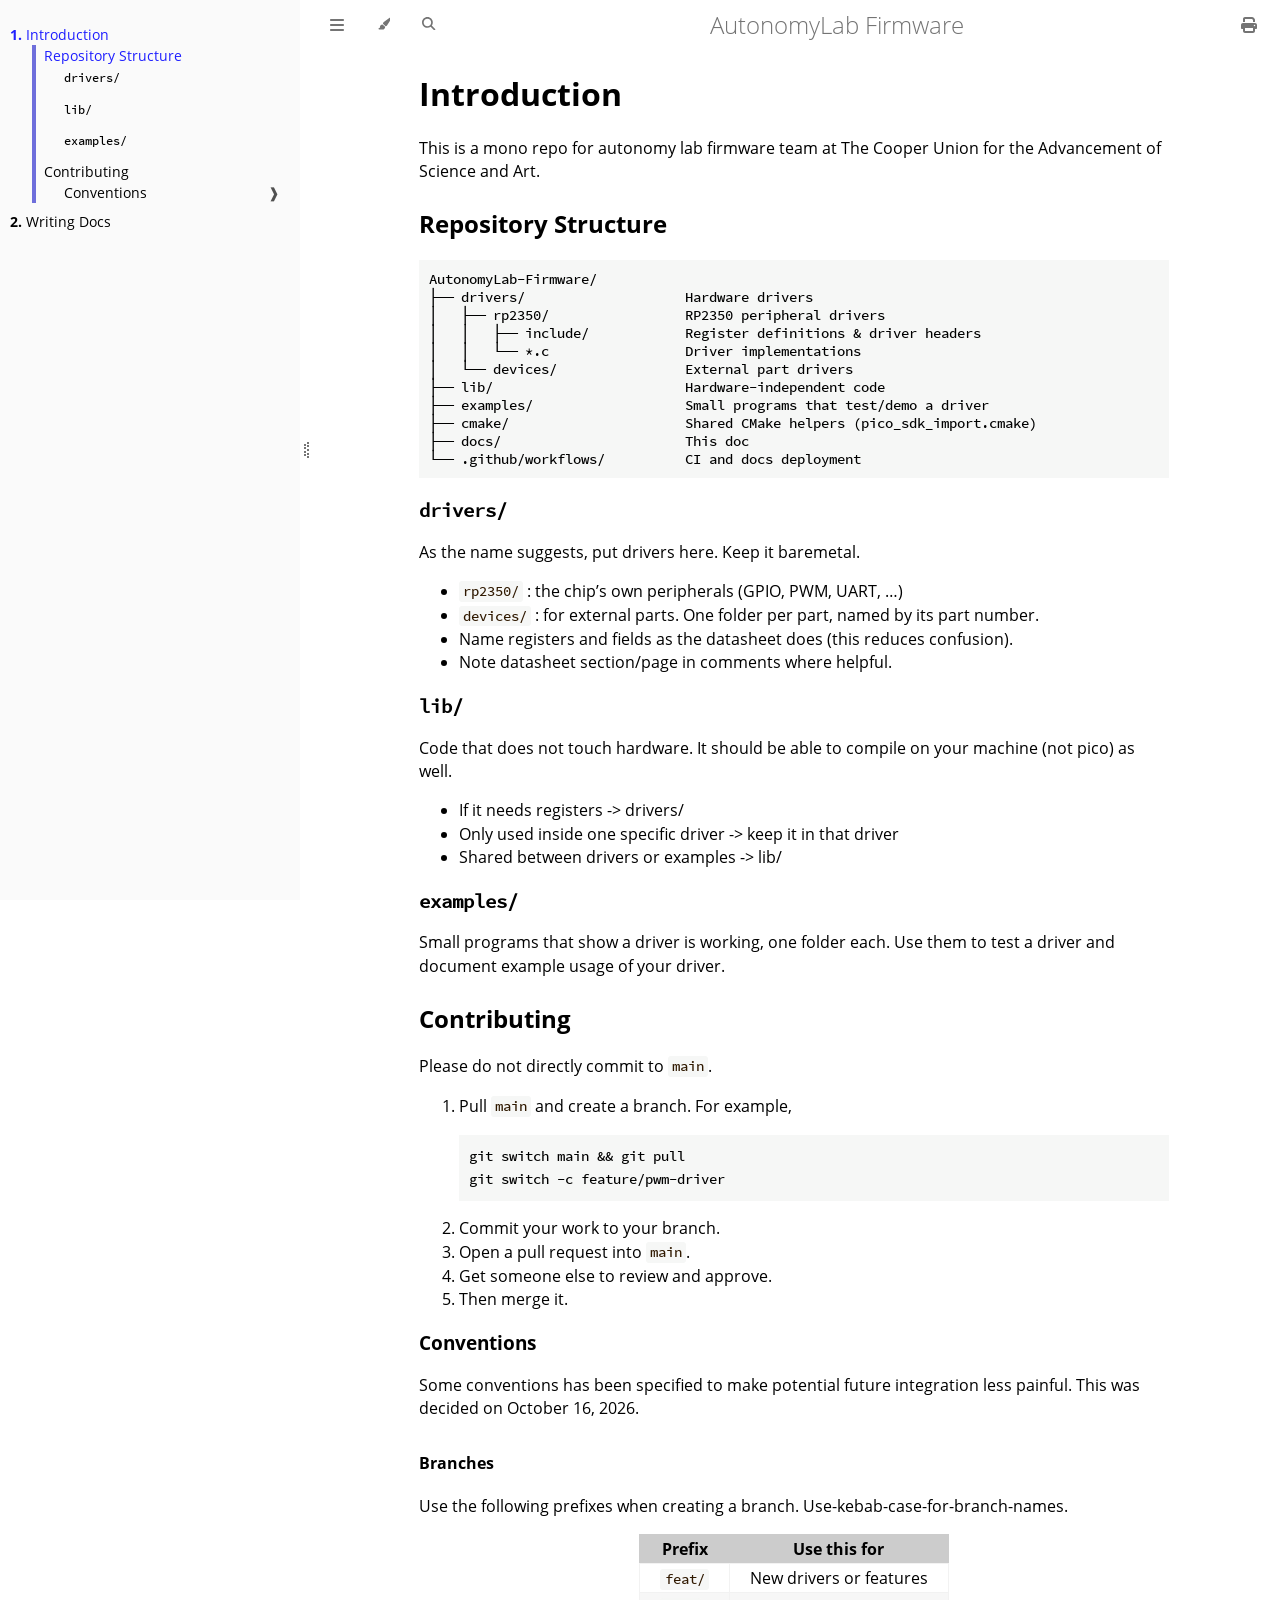
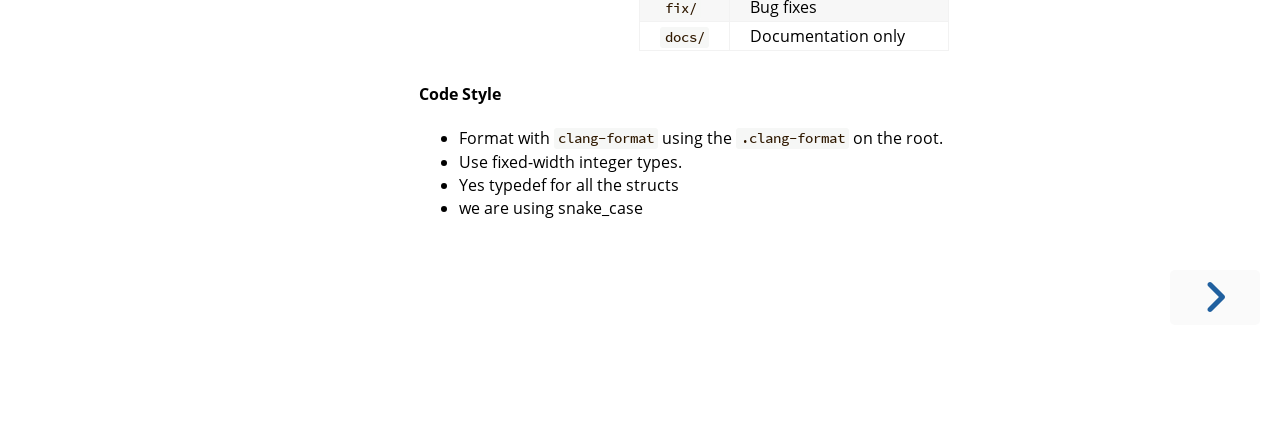
<file: index.html>
<!DOCTYPE HTML>
<html lang="en" class="light sidebar-visible" dir="ltr">
    <head>
        <!-- Book generated using mdBook -->
        <meta charset="UTF-8">
        <title>Introduction - AutonomyLab Firmware</title>


        <!-- Custom HTML head -->

        <meta name="description" content="">
        <meta name="viewport" content="width=device-width, initial-scale=1">
        <meta name="theme-color" content="#ffffff">

        <link rel="icon" href="favicon-de23e50b.svg">
        <link rel="shortcut icon" href="favicon-8114d1fc.png">
        <link rel="stylesheet" href="css/variables-8adf115d.css">
        <link rel="stylesheet" href="css/general-e96d0476.css">
        <link rel="stylesheet" href="css/chrome-d279d366.css">
        <link rel="stylesheet" href="css/print-9e4910d8.css" media="print">

        <!-- Fonts -->
        <link rel="stylesheet" href="fonts/fonts-9644e21d.css">

        <!-- Highlight.js Stylesheets -->
        <link rel="stylesheet" id="mdbook-highlight-css" href="highlight-493f70e1.css">
        <link rel="stylesheet" id="mdbook-tomorrow-night-css" href="tomorrow-night-4c0ae647.css">
        <link rel="stylesheet" id="mdbook-ayu-highlight-css" href="ayu-highlight-3fdfc3ac.css">

        <!-- Custom theme stylesheets -->
        <link rel="stylesheet" href="theme/custom-4e9383c3.css">


        <!-- Provide site root and default themes to javascript -->
        <script>
            const path_to_root = "";
            const default_light_theme = "light";
            const default_dark_theme = "navy";
            window.path_to_searchindex_js = "searchindex-d4c7f49c.js";
        </script>
        <!-- Start loading toc.js asap -->
        <script src="toc-0f66415e.js"></script>
    </head>
    <body>
    <div id="mdbook-help-container">
        <div id="mdbook-help-popup">
            <h2 class="mdbook-help-title">Keyboard shortcuts</h2>
            <div>
                <p>Press <kbd>←</kbd> or <kbd>→</kbd> to navigate between chapters</p>
                <p>Press <kbd>S</kbd> or <kbd>/</kbd> to search in the book</p>
                <p>Press <kbd>?</kbd> to show this help</p>
                <p>Press <kbd>Esc</kbd> to hide this help</p>
            </div>
        </div>
    </div>
    <div id="mdbook-body-container">
        <!-- Work around some values being stored in localStorage wrapped in quotes -->
        <script>
            try {
                let theme = localStorage.getItem('mdbook-theme');
                let sidebar = localStorage.getItem('mdbook-sidebar');

                if (theme.startsWith('"') && theme.endsWith('"')) {
                    localStorage.setItem('mdbook-theme', theme.slice(1, theme.length - 1));
                }

                if (sidebar.startsWith('"') && sidebar.endsWith('"')) {
                    localStorage.setItem('mdbook-sidebar', sidebar.slice(1, sidebar.length - 1));
                }
            } catch (e) { }
        </script>

        <!-- Set the theme before any content is loaded, prevents flash -->
        <script>
            const default_theme = window.matchMedia("(prefers-color-scheme: dark)").matches ? default_dark_theme : default_light_theme;
            let theme;
            try { theme = localStorage.getItem('mdbook-theme'); } catch(e) { }
            if (theme === null || theme === undefined) { theme = default_theme; }
            const html = document.documentElement;
            html.classList.remove('light')
            html.classList.add(theme);
            html.classList.add("js");
        </script>

        <input type="checkbox" id="mdbook-sidebar-toggle-anchor" class="hidden">

        <!-- Hide / unhide sidebar before it is displayed -->
        <script>
            let sidebar = null;
            const sidebar_toggle = document.getElementById("mdbook-sidebar-toggle-anchor");
            if (document.body.clientWidth >= 1080) {
                try { sidebar = localStorage.getItem('mdbook-sidebar'); } catch(e) { }
                sidebar = sidebar || 'visible';
            } else {
                sidebar = 'hidden';
                sidebar_toggle.checked = false;
            }
            if (sidebar === 'visible') {
                sidebar_toggle.checked = true;
            } else {
                html.classList.remove('sidebar-visible');
            }
        </script>

        <nav id="mdbook-sidebar" class="sidebar" aria-label="Table of contents">
            <!-- populated by js -->
            <mdbook-sidebar-scrollbox class="sidebar-scrollbox"></mdbook-sidebar-scrollbox>
            <noscript>
                <iframe class="sidebar-iframe-outer" src="toc.html"></iframe>
            </noscript>
            <div id="mdbook-sidebar-resize-handle" class="sidebar-resize-handle">
                <div class="sidebar-resize-indicator"></div>
            </div>
        </nav>

        <div id="mdbook-page-wrapper" class="page-wrapper">

            <div class="page">
                <div id="mdbook-menu-bar-hover-placeholder"></div>
                <div id="mdbook-menu-bar" class="menu-bar sticky">
                    <div class="left-buttons">
                        <label id="mdbook-sidebar-toggle" class="icon-button" for="mdbook-sidebar-toggle-anchor" title="Toggle Table of Contents" aria-label="Toggle Table of Contents" aria-controls="mdbook-sidebar">
                            <span class=fa-svg><svg xmlns="http://www.w3.org/2000/svg" viewBox="0 0 448 512"><!--! Font Awesome Free 6.2.0 by @fontawesome - https://fontawesome.com License - https://fontawesome.com/license/free (Icons: CC BY 4.0, Fonts: SIL OFL 1.1, Code: MIT License) Copyright 2022 Fonticons, Inc. --><path d="M0 96C0 78.3 14.3 64 32 64H416c17.7 0 32 14.3 32 32s-14.3 32-32 32H32C14.3 128 0 113.7 0 96zM0 256c0-17.7 14.3-32 32-32H416c17.7 0 32 14.3 32 32s-14.3 32-32 32H32c-17.7 0-32-14.3-32-32zM448 416c0 17.7-14.3 32-32 32H32c-17.7 0-32-14.3-32-32s14.3-32 32-32H416c17.7 0 32 14.3 32 32z"/></svg></span>
                        </label>
                        <button id="mdbook-theme-toggle" class="icon-button" type="button" title="Change theme" aria-label="Change theme" aria-haspopup="true" aria-expanded="false" aria-controls="mdbook-theme-list">
                            <span class=fa-svg><svg xmlns="http://www.w3.org/2000/svg" viewBox="0 0 576 512"><!--! Font Awesome Free 6.2.0 by @fontawesome - https://fontawesome.com License - https://fontawesome.com/license/free (Icons: CC BY 4.0, Fonts: SIL OFL 1.1, Code: MIT License) Copyright 2022 Fonticons, Inc. --><path d="M371.3 367.1c27.3-3.9 51.9-19.4 67.2-42.9L600.2 74.1c12.6-19.5 9.4-45.3-7.6-61.2S549.7-4.4 531.1 9.6L294.4 187.2c-24 18-38.2 46.1-38.4 76.1L371.3 367.1zm-19.6 25.4l-116-104.4C175.9 290.3 128 339.6 128 400c0 3.9 .2 7.8 .6 11.6c1.8 17.5-10.2 36.4-27.8 36.4H96c-17.7 0-32 14.3-32 32s14.3 32 32 32H240c61.9 0 112-50.1 112-112c0-2.5-.1-5-.2-7.5z"/></svg></span>
                        </button>
                        <ul id="mdbook-theme-list" class="theme-popup" aria-label="Themes" role="menu">
                            <li role="none"><button role="menuitem" class="theme" id="mdbook-theme-default_theme">Auto</button></li>
                            <li role="none"><button role="menuitem" class="theme" id="mdbook-theme-light">Light</button></li>
                            <li role="none"><button role="menuitem" class="theme" id="mdbook-theme-rust">Rust</button></li>
                            <li role="none"><button role="menuitem" class="theme" id="mdbook-theme-coal">Coal</button></li>
                            <li role="none"><button role="menuitem" class="theme" id="mdbook-theme-navy">Navy</button></li>
                            <li role="none"><button role="menuitem" class="theme" id="mdbook-theme-ayu">Ayu</button></li>
                        </ul>
                        <button id="mdbook-search-toggle" class="icon-button" type="button" title="Search (`/`)" aria-label="Toggle Searchbar" aria-expanded="false" aria-keyshortcuts="/ s" aria-controls="mdbook-searchbar">
                            <span class=fa-svg><svg xmlns="http://www.w3.org/2000/svg" viewBox="0 0 512 512"><!--! Font Awesome Free 6.2.0 by @fontawesome - https://fontawesome.com License - https://fontawesome.com/license/free (Icons: CC BY 4.0, Fonts: SIL OFL 1.1, Code: MIT License) Copyright 2022 Fonticons, Inc. --><path d="M416 208c0 45.9-14.9 88.3-40 122.7L502.6 457.4c12.5 12.5 12.5 32.8 0 45.3s-32.8 12.5-45.3 0L330.7 376c-34.4 25.2-76.8 40-122.7 40C93.1 416 0 322.9 0 208S93.1 0 208 0S416 93.1 416 208zM208 352c79.5 0 144-64.5 144-144s-64.5-144-144-144S64 128.5 64 208s64.5 144 144 144z"/></svg></span>
                        </button>
                    </div>

                    <h1 class="menu-title">AutonomyLab Firmware</h1>

                    <div class="right-buttons">
                        <a href="print.html" title="Print this book" aria-label="Print this book">
                            <span class=fa-svg id="print-button"><svg xmlns="http://www.w3.org/2000/svg" viewBox="0 0 512 512"><!--! Font Awesome Free 6.2.0 by @fontawesome - https://fontawesome.com License - https://fontawesome.com/license/free (Icons: CC BY 4.0, Fonts: SIL OFL 1.1, Code: MIT License) Copyright 2022 Fonticons, Inc. --><path d="M128 0C92.7 0 64 28.7 64 64v96h64V64H354.7L384 93.3V160h64V93.3c0-17-6.7-33.3-18.7-45.3L400 18.7C388 6.7 371.7 0 354.7 0H128zM384 352v32 64H128V384 368 352H384zm64 32h32c17.7 0 32-14.3 32-32V256c0-35.3-28.7-64-64-64H64c-35.3 0-64 28.7-64 64v96c0 17.7 14.3 32 32 32H64v64c0 35.3 28.7 64 64 64H384c35.3 0 64-28.7 64-64V384zm-16-88c-13.3 0-24-10.7-24-24s10.7-24 24-24s24 10.7 24 24s-10.7 24-24 24z"/></svg></span>
                        </a>

                    </div>
                </div>

                <div id="mdbook-search-wrapper" class="hidden">
                    <form id="mdbook-searchbar-outer" class="searchbar-outer">
                        <div class="search-wrapper">
                            <input type="search" id="mdbook-searchbar" name="searchbar" placeholder="Search this book ..." aria-controls="mdbook-searchresults-outer" aria-describedby="searchresults-header">
                            <div class="spinner-wrapper">
                                <span class=fa-svg id="fa-spin"><svg xmlns="http://www.w3.org/2000/svg" viewBox="0 0 512 512"><!--! Font Awesome Free 6.2.0 by @fontawesome - https://fontawesome.com License - https://fontawesome.com/license/free (Icons: CC BY 4.0, Fonts: SIL OFL 1.1, Code: MIT License) Copyright 2022 Fonticons, Inc. --><path d="M304 48c0-26.5-21.5-48-48-48s-48 21.5-48 48s21.5 48 48 48s48-21.5 48-48zm0 416c0-26.5-21.5-48-48-48s-48 21.5-48 48s21.5 48 48 48s48-21.5 48-48zM48 304c26.5 0 48-21.5 48-48s-21.5-48-48-48s-48 21.5-48 48s21.5 48 48 48zm464-48c0-26.5-21.5-48-48-48s-48 21.5-48 48s21.5 48 48 48s48-21.5 48-48zM142.9 437c18.7-18.7 18.7-49.1 0-67.9s-49.1-18.7-67.9 0s-18.7 49.1 0 67.9s49.1 18.7 67.9 0zm0-294.2c18.7-18.7 18.7-49.1 0-67.9S93.7 56.2 75 75s-18.7 49.1 0 67.9s49.1 18.7 67.9 0zM369.1 437c18.7 18.7 49.1 18.7 67.9 0s18.7-49.1 0-67.9s-49.1-18.7-67.9 0s-18.7 49.1 0 67.9z"/></svg></span>
                            </div>
                        </div>
                    </form>
                    <div id="mdbook-searchresults-outer" class="searchresults-outer hidden">
                        <div id="mdbook-searchresults-header" class="searchresults-header"></div>
                        <ul id="mdbook-searchresults">
                        </ul>
                    </div>
                </div>

                <!-- Apply ARIA attributes after the sidebar and the sidebar toggle button are added to the DOM -->
                <script>
                    document.getElementById('mdbook-sidebar-toggle').setAttribute('aria-expanded', sidebar === 'visible');
                    document.getElementById('mdbook-sidebar').setAttribute('aria-hidden', sidebar !== 'visible');
                    Array.from(document.querySelectorAll('#mdbook-sidebar a')).forEach(function(link) {
                        link.setAttribute('tabIndex', sidebar === 'visible' ? 0 : -1);
                    });
                </script>

                <div id="mdbook-content" class="content">
                    <main>
                        <h1 id="introduction"><a class="header" href="#introduction">Introduction</a></h1>
<p>This is a mono repo for autonomy lab firmware team at The Cooper Union for the Advancement of Science and Art.</p>
<h2 id="repository-structure"><a class="header" href="#repository-structure">Repository Structure</a></h2>
<pre><code>AutonomyLab-Firmware/
├── drivers/                    Hardware drivers
│   ├── rp2350/                 RP2350 peripheral drivers
│   │   ├── include/            Register definitions &amp; driver headers
│   │   └── *.c                 Driver implementations
│   └── devices/                External part drivers
├── lib/                        Hardware-independent code
├── examples/                   Small programs that test/demo a driver
├── cmake/                      Shared CMake helpers (pico_sdk_import.cmake)
├── docs/                       This doc
└── .github/workflows/          CI and docs deployment
</code></pre>
<h3 id="drivers"><a class="header" href="#drivers"><code>drivers/</code></a></h3>
<p>As the name suggests, put drivers here. Keep it baremetal.</p>
<ul>
<li><code>rp2350/</code> : the chip’s own peripherals (GPIO, PWM, UART, …)</li>
<li><code>devices/</code> : for external parts. One folder per part, named by its part number.</li>
<li>Name registers and fields as the datasheet does (this reduces confusion).</li>
<li>Note datasheet section/page in comments where helpful.</li>
</ul>
<h3 id="lib"><a class="header" href="#lib"><code>lib/</code></a></h3>
<p>Code that does not touch hardware. It should be able to compile on your machine (not pico) as well.</p>
<ul>
<li>If it needs registers -&gt; drivers/</li>
<li>Only used inside one specific driver -&gt; keep it in that driver</li>
<li>Shared between drivers or examples -&gt; lib/</li>
</ul>
<h3 id="examples"><a class="header" href="#examples"><code>examples/</code></a></h3>
<p>Small programs that show a driver is working, one folder each. Use them to test a driver and document example usage of your driver.</p>
<h2 id="contributing"><a class="header" href="#contributing">Contributing</a></h2>
<p>Please do not directly commit to <code>main</code>.</p>
<ol>
<li>Pull <code>main</code> and create a branch. For example,
<pre><code class="language-bash">git switch main &amp;&amp; git pull
git switch -c feature/pwm-driver
</code></pre>
</li>
<li>Commit your work to your branch.</li>
<li>Open a pull request into <code>main</code>.</li>
<li>Get someone else to review and approve.</li>
<li>Then merge it.</li>
</ol>
<h3 id="conventions"><a class="header" href="#conventions">Conventions</a></h3>
<p>Some conventions has been specified to make potential future integration less painful. This was decided on October 16, 2026.</p>
<h4 id="branches"><a class="header" href="#branches">Branches</a></h4>
<p>Use the following prefixes when creating a branch. Use-kebab-case-for-branch-names.</p>
<div class="table-wrapper">
<table>
<thead>
<tr><th>Prefix</th><th>Use this for</th></tr>
</thead>
<tbody>
<tr><td><code>feat/</code></td><td>New drivers or features</td></tr>
<tr><td><code>fix/</code></td><td>Bug fixes</td></tr>
<tr><td><code>docs/</code></td><td>Documentation only</td></tr>
</tbody>
</table>
</div>
<h4 id="code-style"><a class="header" href="#code-style">Code Style</a></h4>
<ul>
<li>Format with <code>clang-format</code> using the <code>.clang-format</code> on the root.</li>
<li>Use fixed-width integer types.</li>
<li>Yes typedef for all the structs</li>
<li>we are using snake_case</li>
</ul>

                    </main>

                    <nav class="nav-wrapper" aria-label="Page navigation">
                        <!-- Mobile navigation buttons -->

                            <a rel="next prefetch" href="mdbook.html" class="mobile-nav-chapters next" title="Next chapter" aria-label="Next chapter" aria-keyshortcuts="Right">
                                <span class=fa-svg><svg xmlns="http://www.w3.org/2000/svg" viewBox="0 0 320 512"><!--! Font Awesome Free 6.2.0 by @fontawesome - https://fontawesome.com License - https://fontawesome.com/license/free (Icons: CC BY 4.0, Fonts: SIL OFL 1.1, Code: MIT License) Copyright 2022 Fonticons, Inc. --><path d="M278.6 233.4c12.5 12.5 12.5 32.8 0 45.3l-160 160c-12.5 12.5-32.8 12.5-45.3 0s-12.5-32.8 0-45.3L210.7 256 73.4 118.6c-12.5-12.5-12.5-32.8 0-45.3s32.8-12.5 45.3 0l160 160z"/></svg></span>
                            </a>

                        <div style="clear: both"></div>
                    </nav>
                </div>
            </div>

            <nav class="nav-wide-wrapper" aria-label="Page navigation">

                    <a rel="next prefetch" href="mdbook.html" class="nav-chapters next" title="Next chapter" aria-label="Next chapter" aria-keyshortcuts="Right">
                        <span class=fa-svg><svg xmlns="http://www.w3.org/2000/svg" viewBox="0 0 320 512"><!--! Font Awesome Free 6.2.0 by @fontawesome - https://fontawesome.com License - https://fontawesome.com/license/free (Icons: CC BY 4.0, Fonts: SIL OFL 1.1, Code: MIT License) Copyright 2022 Fonticons, Inc. --><path d="M278.6 233.4c12.5 12.5 12.5 32.8 0 45.3l-160 160c-12.5 12.5-32.8 12.5-45.3 0s-12.5-32.8 0-45.3L210.7 256 73.4 118.6c-12.5-12.5-12.5-32.8 0-45.3s32.8-12.5 45.3 0l160 160z"/></svg></span>
                    </a>
            </nav>

        </div>

        <template id=fa-eye><span class=fa-svg><svg xmlns="http://www.w3.org/2000/svg" viewBox="0 0 576 512"><!--! Font Awesome Free 6.2.0 by @fontawesome - https://fontawesome.com License - https://fontawesome.com/license/free (Icons: CC BY 4.0, Fonts: SIL OFL 1.1, Code: MIT License) Copyright 2022 Fonticons, Inc. --><path d="M288 32c-80.8 0-145.5 36.8-192.6 80.6C48.6 156 17.3 208 2.5 243.7c-3.3 7.9-3.3 16.7 0 24.6C17.3 304 48.6 356 95.4 399.4C142.5 443.2 207.2 480 288 480s145.5-36.8 192.6-80.6c46.8-43.5 78.1-95.4 93-131.1c3.3-7.9 3.3-16.7 0-24.6c-14.9-35.7-46.2-87.7-93-131.1C433.5 68.8 368.8 32 288 32zM432 256c0 79.5-64.5 144-144 144s-144-64.5-144-144s64.5-144 144-144s144 64.5 144 144zM288 192c0 35.3-28.7 64-64 64c-11.5 0-22.3-3-31.6-8.4c-.2 2.8-.4 5.5-.4 8.4c0 53 43 96 96 96s96-43 96-96s-43-96-96-96c-2.8 0-5.6 .1-8.4 .4c5.3 9.3 8.4 20.1 8.4 31.6z"/></svg></span></template>
        <template id=fa-eye-slash><span class=fa-svg><svg xmlns="http://www.w3.org/2000/svg" viewBox="0 0 640 512"><!--! Font Awesome Free 6.2.0 by @fontawesome - https://fontawesome.com License - https://fontawesome.com/license/free (Icons: CC BY 4.0, Fonts: SIL OFL 1.1, Code: MIT License) Copyright 2022 Fonticons, Inc. --><path d="M38.8 5.1C28.4-3.1 13.3-1.2 5.1 9.2S-1.2 34.7 9.2 42.9l592 464c10.4 8.2 25.5 6.3 33.7-4.1s6.3-25.5-4.1-33.7L525.6 386.7c39.6-40.6 66.4-86.1 79.9-118.4c3.3-7.9 3.3-16.7 0-24.6c-14.9-35.7-46.2-87.7-93-131.1C465.5 68.8 400.8 32 320 32c-68.2 0-125 26.3-169.3 60.8L38.8 5.1zM223.1 149.5C248.6 126.2 282.7 112 320 112c79.5 0 144 64.5 144 144c0 24.9-6.3 48.3-17.4 68.7L408 294.5c5.2-11.8 8-24.8 8-38.5c0-53-43-96-96-96c-2.8 0-5.6 .1-8.4 .4c5.3 9.3 8.4 20.1 8.4 31.6c0 10.2-2.4 19.8-6.6 28.3l-90.3-70.8zm223.1 298L373 389.9c-16.4 6.5-34.3 10.1-53 10.1c-79.5 0-144-64.5-144-144c0-6.9 .5-13.6 1.4-20.2L83.1 161.5C60.3 191.2 44 220.8 34.5 243.7c-3.3 7.9-3.3 16.7 0 24.6c14.9 35.7 46.2 87.7 93 131.1C174.5 443.2 239.2 480 320 480c47.8 0 89.9-12.9 126.2-32.5z"/></svg></span></template>
        <template id=fa-copy><span class=fa-svg><svg xmlns="http://www.w3.org/2000/svg" viewBox="0 0 512 512"><!--! Font Awesome Free 6.2.0 by @fontawesome - https://fontawesome.com License - https://fontawesome.com/license/free (Icons: CC BY 4.0, Fonts: SIL OFL 1.1, Code: MIT License) Copyright 2022 Fonticons, Inc. --><path d="M502.6 70.63l-61.25-61.25C435.4 3.371 427.2 0 418.7 0H255.1c-35.35 0-64 28.66-64 64l.0195 256C192 355.4 220.7 384 256 384h192c35.2 0 64-28.8 64-64V93.25C512 84.77 508.6 76.63 502.6 70.63zM464 320c0 8.836-7.164 16-16 16H255.1c-8.838 0-16-7.164-16-16L239.1 64.13c0-8.836 7.164-16 16-16h128L384 96c0 17.67 14.33 32 32 32h47.1V320zM272 448c0 8.836-7.164 16-16 16H63.1c-8.838 0-16-7.164-16-16L47.98 192.1c0-8.836 7.164-16 16-16H160V128H63.99c-35.35 0-64 28.65-64 64l.0098 256C.002 483.3 28.66 512 64 512h192c35.2 0 64-28.8 64-64v-32h-47.1L272 448z"/></svg></span></template>
        <template id=fa-play><span class=fa-svg><svg xmlns="http://www.w3.org/2000/svg" viewBox="0 0 384 512"><!--! Font Awesome Free 6.2.0 by @fontawesome - https://fontawesome.com License - https://fontawesome.com/license/free (Icons: CC BY 4.0, Fonts: SIL OFL 1.1, Code: MIT License) Copyright 2022 Fonticons, Inc. --><path d="M73 39c-14.8-9.1-33.4-9.4-48.5-.9S0 62.6 0 80V432c0 17.4 9.4 33.4 24.5 41.9s33.7 8.1 48.5-.9L361 297c14.3-8.7 23-24.2 23-41s-8.7-32.2-23-41L73 39z"/></svg></span></template>
        <template id=fa-clock-rotate-left><span class=fa-svg><svg xmlns="http://www.w3.org/2000/svg" viewBox="0 0 512 512"><!--! Font Awesome Free 6.2.0 by @fontawesome - https://fontawesome.com License - https://fontawesome.com/license/free (Icons: CC BY 4.0, Fonts: SIL OFL 1.1, Code: MIT License) Copyright 2022 Fonticons, Inc. --><path d="M75 75L41 41C25.9 25.9 0 36.6 0 57.9V168c0 13.3 10.7 24 24 24H134.1c21.4 0 32.1-25.9 17-41l-30.8-30.8C155 85.5 203 64 256 64c106 0 192 86 192 192s-86 192-192 192c-40.8 0-78.6-12.7-109.7-34.4c-14.5-10.1-34.4-6.6-44.6 7.9s-6.6 34.4 7.9 44.6C151.2 495 201.7 512 256 512c141.4 0 256-114.6 256-256S397.4 0 256 0C185.3 0 121.3 28.7 75 75zm181 53c-13.3 0-24 10.7-24 24V256c0 6.4 2.5 12.5 7 17l72 72c9.4 9.4 24.6 9.4 33.9 0s9.4-24.6 0-33.9l-65-65V152c0-13.3-10.7-24-24-24z"/></svg></span></template>



        <script>
            window.playground_copyable = true;
        </script>


        <script src="elasticlunr-ef4e11c1.min.js"></script>
        <script src="mark-09e88c2c.min.js"></script>
        <script src="searcher-09f2665d.js"></script>

        <script src="clipboard-1626706a.min.js"></script>
        <script src="highlight-abc7f01d.js"></script>
        <script src="book-609e4cb8.js"></script>

        <!-- Custom JS scripts -->



    </div>
    </body>
</html>
</file>
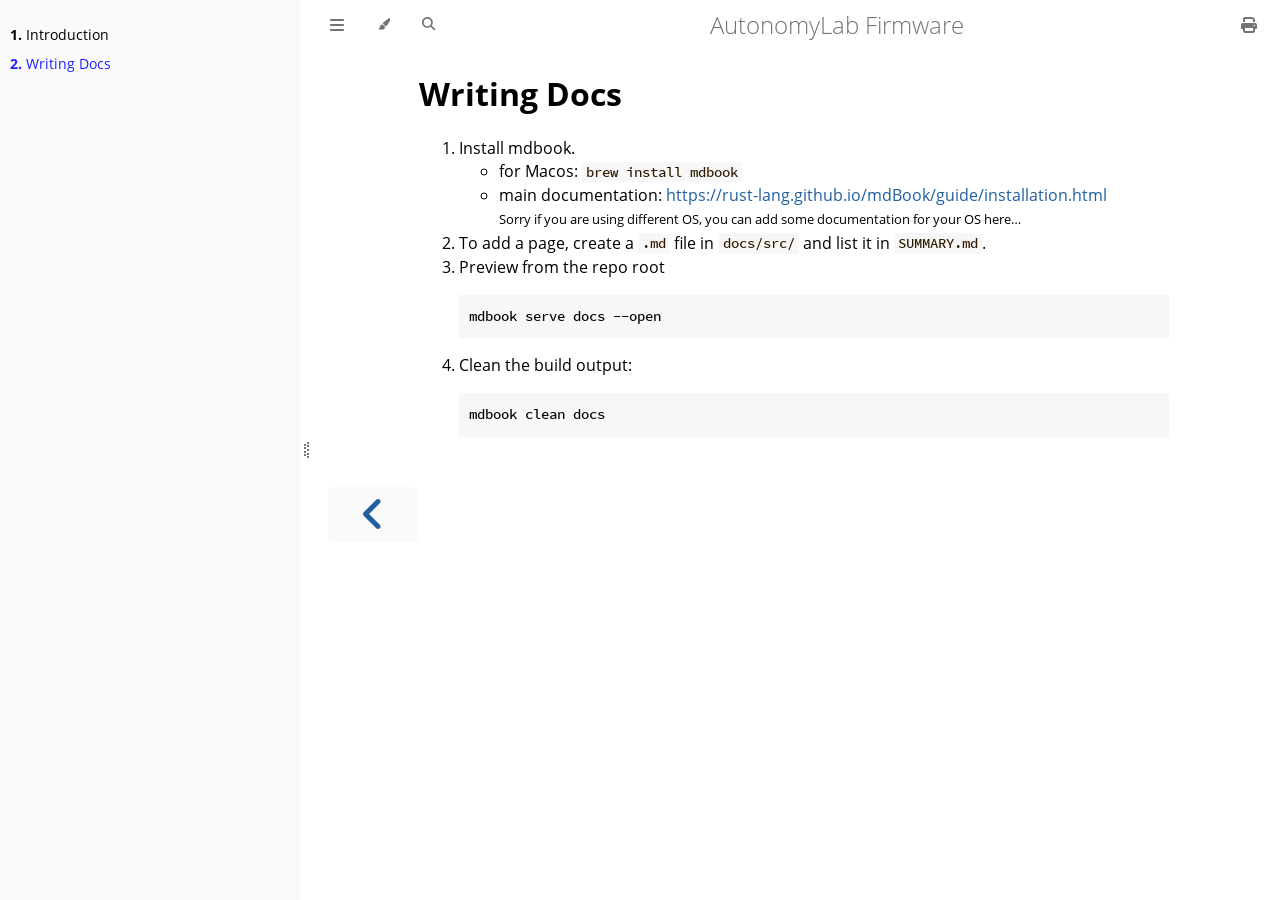
<file: mdbook.html>
<!DOCTYPE HTML>
<html lang="en" class="light sidebar-visible" dir="ltr">
    <head>
        <!-- Book generated using mdBook -->
        <meta charset="UTF-8">
        <title>Writing Docs - AutonomyLab Firmware</title>


        <!-- Custom HTML head -->

        <meta name="description" content="">
        <meta name="viewport" content="width=device-width, initial-scale=1">
        <meta name="theme-color" content="#ffffff">

        <link rel="icon" href="favicon-de23e50b.svg">
        <link rel="shortcut icon" href="favicon-8114d1fc.png">
        <link rel="stylesheet" href="css/variables-8adf115d.css">
        <link rel="stylesheet" href="css/general-e96d0476.css">
        <link rel="stylesheet" href="css/chrome-d279d366.css">
        <link rel="stylesheet" href="css/print-9e4910d8.css" media="print">

        <!-- Fonts -->
        <link rel="stylesheet" href="fonts/fonts-9644e21d.css">

        <!-- Highlight.js Stylesheets -->
        <link rel="stylesheet" id="mdbook-highlight-css" href="highlight-493f70e1.css">
        <link rel="stylesheet" id="mdbook-tomorrow-night-css" href="tomorrow-night-4c0ae647.css">
        <link rel="stylesheet" id="mdbook-ayu-highlight-css" href="ayu-highlight-3fdfc3ac.css">

        <!-- Custom theme stylesheets -->
        <link rel="stylesheet" href="theme/custom-4e9383c3.css">


        <!-- Provide site root and default themes to javascript -->
        <script>
            const path_to_root = "";
            const default_light_theme = "light";
            const default_dark_theme = "navy";
            window.path_to_searchindex_js = "searchindex-d4c7f49c.js";
        </script>
        <!-- Start loading toc.js asap -->
        <script src="toc-0f66415e.js"></script>
    </head>
    <body>
    <div id="mdbook-help-container">
        <div id="mdbook-help-popup">
            <h2 class="mdbook-help-title">Keyboard shortcuts</h2>
            <div>
                <p>Press <kbd>←</kbd> or <kbd>→</kbd> to navigate between chapters</p>
                <p>Press <kbd>S</kbd> or <kbd>/</kbd> to search in the book</p>
                <p>Press <kbd>?</kbd> to show this help</p>
                <p>Press <kbd>Esc</kbd> to hide this help</p>
            </div>
        </div>
    </div>
    <div id="mdbook-body-container">
        <!-- Work around some values being stored in localStorage wrapped in quotes -->
        <script>
            try {
                let theme = localStorage.getItem('mdbook-theme');
                let sidebar = localStorage.getItem('mdbook-sidebar');

                if (theme.startsWith('"') && theme.endsWith('"')) {
                    localStorage.setItem('mdbook-theme', theme.slice(1, theme.length - 1));
                }

                if (sidebar.startsWith('"') && sidebar.endsWith('"')) {
                    localStorage.setItem('mdbook-sidebar', sidebar.slice(1, sidebar.length - 1));
                }
            } catch (e) { }
        </script>

        <!-- Set the theme before any content is loaded, prevents flash -->
        <script>
            const default_theme = window.matchMedia("(prefers-color-scheme: dark)").matches ? default_dark_theme : default_light_theme;
            let theme;
            try { theme = localStorage.getItem('mdbook-theme'); } catch(e) { }
            if (theme === null || theme === undefined) { theme = default_theme; }
            const html = document.documentElement;
            html.classList.remove('light')
            html.classList.add(theme);
            html.classList.add("js");
        </script>

        <input type="checkbox" id="mdbook-sidebar-toggle-anchor" class="hidden">

        <!-- Hide / unhide sidebar before it is displayed -->
        <script>
            let sidebar = null;
            const sidebar_toggle = document.getElementById("mdbook-sidebar-toggle-anchor");
            if (document.body.clientWidth >= 1080) {
                try { sidebar = localStorage.getItem('mdbook-sidebar'); } catch(e) { }
                sidebar = sidebar || 'visible';
            } else {
                sidebar = 'hidden';
                sidebar_toggle.checked = false;
            }
            if (sidebar === 'visible') {
                sidebar_toggle.checked = true;
            } else {
                html.classList.remove('sidebar-visible');
            }
        </script>

        <nav id="mdbook-sidebar" class="sidebar" aria-label="Table of contents">
            <!-- populated by js -->
            <mdbook-sidebar-scrollbox class="sidebar-scrollbox"></mdbook-sidebar-scrollbox>
            <noscript>
                <iframe class="sidebar-iframe-outer" src="toc.html"></iframe>
            </noscript>
            <div id="mdbook-sidebar-resize-handle" class="sidebar-resize-handle">
                <div class="sidebar-resize-indicator"></div>
            </div>
        </nav>

        <div id="mdbook-page-wrapper" class="page-wrapper">

            <div class="page">
                <div id="mdbook-menu-bar-hover-placeholder"></div>
                <div id="mdbook-menu-bar" class="menu-bar sticky">
                    <div class="left-buttons">
                        <label id="mdbook-sidebar-toggle" class="icon-button" for="mdbook-sidebar-toggle-anchor" title="Toggle Table of Contents" aria-label="Toggle Table of Contents" aria-controls="mdbook-sidebar">
                            <span class=fa-svg><svg xmlns="http://www.w3.org/2000/svg" viewBox="0 0 448 512"><!--! Font Awesome Free 6.2.0 by @fontawesome - https://fontawesome.com License - https://fontawesome.com/license/free (Icons: CC BY 4.0, Fonts: SIL OFL 1.1, Code: MIT License) Copyright 2022 Fonticons, Inc. --><path d="M0 96C0 78.3 14.3 64 32 64H416c17.7 0 32 14.3 32 32s-14.3 32-32 32H32C14.3 128 0 113.7 0 96zM0 256c0-17.7 14.3-32 32-32H416c17.7 0 32 14.3 32 32s-14.3 32-32 32H32c-17.7 0-32-14.3-32-32zM448 416c0 17.7-14.3 32-32 32H32c-17.7 0-32-14.3-32-32s14.3-32 32-32H416c17.7 0 32 14.3 32 32z"/></svg></span>
                        </label>
                        <button id="mdbook-theme-toggle" class="icon-button" type="button" title="Change theme" aria-label="Change theme" aria-haspopup="true" aria-expanded="false" aria-controls="mdbook-theme-list">
                            <span class=fa-svg><svg xmlns="http://www.w3.org/2000/svg" viewBox="0 0 576 512"><!--! Font Awesome Free 6.2.0 by @fontawesome - https://fontawesome.com License - https://fontawesome.com/license/free (Icons: CC BY 4.0, Fonts: SIL OFL 1.1, Code: MIT License) Copyright 2022 Fonticons, Inc. --><path d="M371.3 367.1c27.3-3.9 51.9-19.4 67.2-42.9L600.2 74.1c12.6-19.5 9.4-45.3-7.6-61.2S549.7-4.4 531.1 9.6L294.4 187.2c-24 18-38.2 46.1-38.4 76.1L371.3 367.1zm-19.6 25.4l-116-104.4C175.9 290.3 128 339.6 128 400c0 3.9 .2 7.8 .6 11.6c1.8 17.5-10.2 36.4-27.8 36.4H96c-17.7 0-32 14.3-32 32s14.3 32 32 32H240c61.9 0 112-50.1 112-112c0-2.5-.1-5-.2-7.5z"/></svg></span>
                        </button>
                        <ul id="mdbook-theme-list" class="theme-popup" aria-label="Themes" role="menu">
                            <li role="none"><button role="menuitem" class="theme" id="mdbook-theme-default_theme">Auto</button></li>
                            <li role="none"><button role="menuitem" class="theme" id="mdbook-theme-light">Light</button></li>
                            <li role="none"><button role="menuitem" class="theme" id="mdbook-theme-rust">Rust</button></li>
                            <li role="none"><button role="menuitem" class="theme" id="mdbook-theme-coal">Coal</button></li>
                            <li role="none"><button role="menuitem" class="theme" id="mdbook-theme-navy">Navy</button></li>
                            <li role="none"><button role="menuitem" class="theme" id="mdbook-theme-ayu">Ayu</button></li>
                        </ul>
                        <button id="mdbook-search-toggle" class="icon-button" type="button" title="Search (`/`)" aria-label="Toggle Searchbar" aria-expanded="false" aria-keyshortcuts="/ s" aria-controls="mdbook-searchbar">
                            <span class=fa-svg><svg xmlns="http://www.w3.org/2000/svg" viewBox="0 0 512 512"><!--! Font Awesome Free 6.2.0 by @fontawesome - https://fontawesome.com License - https://fontawesome.com/license/free (Icons: CC BY 4.0, Fonts: SIL OFL 1.1, Code: MIT License) Copyright 2022 Fonticons, Inc. --><path d="M416 208c0 45.9-14.9 88.3-40 122.7L502.6 457.4c12.5 12.5 12.5 32.8 0 45.3s-32.8 12.5-45.3 0L330.7 376c-34.4 25.2-76.8 40-122.7 40C93.1 416 0 322.9 0 208S93.1 0 208 0S416 93.1 416 208zM208 352c79.5 0 144-64.5 144-144s-64.5-144-144-144S64 128.5 64 208s64.5 144 144 144z"/></svg></span>
                        </button>
                    </div>

                    <h1 class="menu-title">AutonomyLab Firmware</h1>

                    <div class="right-buttons">
                        <a href="print.html" title="Print this book" aria-label="Print this book">
                            <span class=fa-svg id="print-button"><svg xmlns="http://www.w3.org/2000/svg" viewBox="0 0 512 512"><!--! Font Awesome Free 6.2.0 by @fontawesome - https://fontawesome.com License - https://fontawesome.com/license/free (Icons: CC BY 4.0, Fonts: SIL OFL 1.1, Code: MIT License) Copyright 2022 Fonticons, Inc. --><path d="M128 0C92.7 0 64 28.7 64 64v96h64V64H354.7L384 93.3V160h64V93.3c0-17-6.7-33.3-18.7-45.3L400 18.7C388 6.7 371.7 0 354.7 0H128zM384 352v32 64H128V384 368 352H384zm64 32h32c17.7 0 32-14.3 32-32V256c0-35.3-28.7-64-64-64H64c-35.3 0-64 28.7-64 64v96c0 17.7 14.3 32 32 32H64v64c0 35.3 28.7 64 64 64H384c35.3 0 64-28.7 64-64V384zm-16-88c-13.3 0-24-10.7-24-24s10.7-24 24-24s24 10.7 24 24s-10.7 24-24 24z"/></svg></span>
                        </a>

                    </div>
                </div>

                <div id="mdbook-search-wrapper" class="hidden">
                    <form id="mdbook-searchbar-outer" class="searchbar-outer">
                        <div class="search-wrapper">
                            <input type="search" id="mdbook-searchbar" name="searchbar" placeholder="Search this book ..." aria-controls="mdbook-searchresults-outer" aria-describedby="searchresults-header">
                            <div class="spinner-wrapper">
                                <span class=fa-svg id="fa-spin"><svg xmlns="http://www.w3.org/2000/svg" viewBox="0 0 512 512"><!--! Font Awesome Free 6.2.0 by @fontawesome - https://fontawesome.com License - https://fontawesome.com/license/free (Icons: CC BY 4.0, Fonts: SIL OFL 1.1, Code: MIT License) Copyright 2022 Fonticons, Inc. --><path d="M304 48c0-26.5-21.5-48-48-48s-48 21.5-48 48s21.5 48 48 48s48-21.5 48-48zm0 416c0-26.5-21.5-48-48-48s-48 21.5-48 48s21.5 48 48 48s48-21.5 48-48zM48 304c26.5 0 48-21.5 48-48s-21.5-48-48-48s-48 21.5-48 48s21.5 48 48 48zm464-48c0-26.5-21.5-48-48-48s-48 21.5-48 48s21.5 48 48 48s48-21.5 48-48zM142.9 437c18.7-18.7 18.7-49.1 0-67.9s-49.1-18.7-67.9 0s-18.7 49.1 0 67.9s49.1 18.7 67.9 0zm0-294.2c18.7-18.7 18.7-49.1 0-67.9S93.7 56.2 75 75s-18.7 49.1 0 67.9s49.1 18.7 67.9 0zM369.1 437c18.7 18.7 49.1 18.7 67.9 0s18.7-49.1 0-67.9s-49.1-18.7-67.9 0s-18.7 49.1 0 67.9z"/></svg></span>
                            </div>
                        </div>
                    </form>
                    <div id="mdbook-searchresults-outer" class="searchresults-outer hidden">
                        <div id="mdbook-searchresults-header" class="searchresults-header"></div>
                        <ul id="mdbook-searchresults">
                        </ul>
                    </div>
                </div>

                <!-- Apply ARIA attributes after the sidebar and the sidebar toggle button are added to the DOM -->
                <script>
                    document.getElementById('mdbook-sidebar-toggle').setAttribute('aria-expanded', sidebar === 'visible');
                    document.getElementById('mdbook-sidebar').setAttribute('aria-hidden', sidebar !== 'visible');
                    Array.from(document.querySelectorAll('#mdbook-sidebar a')).forEach(function(link) {
                        link.setAttribute('tabIndex', sidebar === 'visible' ? 0 : -1);
                    });
                </script>

                <div id="mdbook-content" class="content">
                    <main>
                        <h1 id="writing-docs"><a class="header" href="#writing-docs">Writing Docs</a></h1>
<ol>
<li>Install mdbook.
<ul>
<li>for Macos: <code>brew install mdbook</code></li>
<li>main documentation: <a href="https://rust-lang.github.io/mdBook/guide/installation.html">https://rust-lang.github.io/mdBook/guide/installation.html</a> <br><small>Sorry if you are using different OS, you can add some documentation for your OS here…</small></li>
</ul>
</li>
<li>To add a page, create a <code>.md</code> file in <code>docs/src/</code> and list it in <code>SUMMARY.md</code>.</li>
<li>Preview from the repo root
<pre><code>mdbook serve docs --open
</code></pre>
</li>
<li>Clean the build output:
<pre><code>mdbook clean docs
</code></pre>
</li>
</ol>

                    </main>

                    <nav class="nav-wrapper" aria-label="Page navigation">
                        <!-- Mobile navigation buttons -->
                            <a rel="prev" href="introduction.html" class="mobile-nav-chapters previous" title="Previous chapter" aria-label="Previous chapter" aria-keyshortcuts="Left">
                                <span class=fa-svg><svg xmlns="http://www.w3.org/2000/svg" viewBox="0 0 320 512"><!--! Font Awesome Free 6.2.0 by @fontawesome - https://fontawesome.com License - https://fontawesome.com/license/free (Icons: CC BY 4.0, Fonts: SIL OFL 1.1, Code: MIT License) Copyright 2022 Fonticons, Inc. --><path d="M41.4 233.4c-12.5 12.5-12.5 32.8 0 45.3l160 160c12.5 12.5 32.8 12.5 45.3 0s12.5-32.8 0-45.3L109.3 256 246.6 118.6c12.5-12.5 12.5-32.8 0-45.3s-32.8-12.5-45.3 0l-160 160z"/></svg></span>
                            </a>


                        <div style="clear: both"></div>
                    </nav>
                </div>
            </div>

            <nav class="nav-wide-wrapper" aria-label="Page navigation">
                    <a rel="prev" href="introduction.html" class="nav-chapters previous" title="Previous chapter" aria-label="Previous chapter" aria-keyshortcuts="Left">
                        <span class=fa-svg><svg xmlns="http://www.w3.org/2000/svg" viewBox="0 0 320 512"><!--! Font Awesome Free 6.2.0 by @fontawesome - https://fontawesome.com License - https://fontawesome.com/license/free (Icons: CC BY 4.0, Fonts: SIL OFL 1.1, Code: MIT License) Copyright 2022 Fonticons, Inc. --><path d="M41.4 233.4c-12.5 12.5-12.5 32.8 0 45.3l160 160c12.5 12.5 32.8 12.5 45.3 0s12.5-32.8 0-45.3L109.3 256 246.6 118.6c12.5-12.5 12.5-32.8 0-45.3s-32.8-12.5-45.3 0l-160 160z"/></svg></span>
                    </a>

            </nav>

        </div>

        <template id=fa-eye><span class=fa-svg><svg xmlns="http://www.w3.org/2000/svg" viewBox="0 0 576 512"><!--! Font Awesome Free 6.2.0 by @fontawesome - https://fontawesome.com License - https://fontawesome.com/license/free (Icons: CC BY 4.0, Fonts: SIL OFL 1.1, Code: MIT License) Copyright 2022 Fonticons, Inc. --><path d="M288 32c-80.8 0-145.5 36.8-192.6 80.6C48.6 156 17.3 208 2.5 243.7c-3.3 7.9-3.3 16.7 0 24.6C17.3 304 48.6 356 95.4 399.4C142.5 443.2 207.2 480 288 480s145.5-36.8 192.6-80.6c46.8-43.5 78.1-95.4 93-131.1c3.3-7.9 3.3-16.7 0-24.6c-14.9-35.7-46.2-87.7-93-131.1C433.5 68.8 368.8 32 288 32zM432 256c0 79.5-64.5 144-144 144s-144-64.5-144-144s64.5-144 144-144s144 64.5 144 144zM288 192c0 35.3-28.7 64-64 64c-11.5 0-22.3-3-31.6-8.4c-.2 2.8-.4 5.5-.4 8.4c0 53 43 96 96 96s96-43 96-96s-43-96-96-96c-2.8 0-5.6 .1-8.4 .4c5.3 9.3 8.4 20.1 8.4 31.6z"/></svg></span></template>
        <template id=fa-eye-slash><span class=fa-svg><svg xmlns="http://www.w3.org/2000/svg" viewBox="0 0 640 512"><!--! Font Awesome Free 6.2.0 by @fontawesome - https://fontawesome.com License - https://fontawesome.com/license/free (Icons: CC BY 4.0, Fonts: SIL OFL 1.1, Code: MIT License) Copyright 2022 Fonticons, Inc. --><path d="M38.8 5.1C28.4-3.1 13.3-1.2 5.1 9.2S-1.2 34.7 9.2 42.9l592 464c10.4 8.2 25.5 6.3 33.7-4.1s6.3-25.5-4.1-33.7L525.6 386.7c39.6-40.6 66.4-86.1 79.9-118.4c3.3-7.9 3.3-16.7 0-24.6c-14.9-35.7-46.2-87.7-93-131.1C465.5 68.8 400.8 32 320 32c-68.2 0-125 26.3-169.3 60.8L38.8 5.1zM223.1 149.5C248.6 126.2 282.7 112 320 112c79.5 0 144 64.5 144 144c0 24.9-6.3 48.3-17.4 68.7L408 294.5c5.2-11.8 8-24.8 8-38.5c0-53-43-96-96-96c-2.8 0-5.6 .1-8.4 .4c5.3 9.3 8.4 20.1 8.4 31.6c0 10.2-2.4 19.8-6.6 28.3l-90.3-70.8zm223.1 298L373 389.9c-16.4 6.5-34.3 10.1-53 10.1c-79.5 0-144-64.5-144-144c0-6.9 .5-13.6 1.4-20.2L83.1 161.5C60.3 191.2 44 220.8 34.5 243.7c-3.3 7.9-3.3 16.7 0 24.6c14.9 35.7 46.2 87.7 93 131.1C174.5 443.2 239.2 480 320 480c47.8 0 89.9-12.9 126.2-32.5z"/></svg></span></template>
        <template id=fa-copy><span class=fa-svg><svg xmlns="http://www.w3.org/2000/svg" viewBox="0 0 512 512"><!--! Font Awesome Free 6.2.0 by @fontawesome - https://fontawesome.com License - https://fontawesome.com/license/free (Icons: CC BY 4.0, Fonts: SIL OFL 1.1, Code: MIT License) Copyright 2022 Fonticons, Inc. --><path d="M502.6 70.63l-61.25-61.25C435.4 3.371 427.2 0 418.7 0H255.1c-35.35 0-64 28.66-64 64l.0195 256C192 355.4 220.7 384 256 384h192c35.2 0 64-28.8 64-64V93.25C512 84.77 508.6 76.63 502.6 70.63zM464 320c0 8.836-7.164 16-16 16H255.1c-8.838 0-16-7.164-16-16L239.1 64.13c0-8.836 7.164-16 16-16h128L384 96c0 17.67 14.33 32 32 32h47.1V320zM272 448c0 8.836-7.164 16-16 16H63.1c-8.838 0-16-7.164-16-16L47.98 192.1c0-8.836 7.164-16 16-16H160V128H63.99c-35.35 0-64 28.65-64 64l.0098 256C.002 483.3 28.66 512 64 512h192c35.2 0 64-28.8 64-64v-32h-47.1L272 448z"/></svg></span></template>
        <template id=fa-play><span class=fa-svg><svg xmlns="http://www.w3.org/2000/svg" viewBox="0 0 384 512"><!--! Font Awesome Free 6.2.0 by @fontawesome - https://fontawesome.com License - https://fontawesome.com/license/free (Icons: CC BY 4.0, Fonts: SIL OFL 1.1, Code: MIT License) Copyright 2022 Fonticons, Inc. --><path d="M73 39c-14.8-9.1-33.4-9.4-48.5-.9S0 62.6 0 80V432c0 17.4 9.4 33.4 24.5 41.9s33.7 8.1 48.5-.9L361 297c14.3-8.7 23-24.2 23-41s-8.7-32.2-23-41L73 39z"/></svg></span></template>
        <template id=fa-clock-rotate-left><span class=fa-svg><svg xmlns="http://www.w3.org/2000/svg" viewBox="0 0 512 512"><!--! Font Awesome Free 6.2.0 by @fontawesome - https://fontawesome.com License - https://fontawesome.com/license/free (Icons: CC BY 4.0, Fonts: SIL OFL 1.1, Code: MIT License) Copyright 2022 Fonticons, Inc. --><path d="M75 75L41 41C25.9 25.9 0 36.6 0 57.9V168c0 13.3 10.7 24 24 24H134.1c21.4 0 32.1-25.9 17-41l-30.8-30.8C155 85.5 203 64 256 64c106 0 192 86 192 192s-86 192-192 192c-40.8 0-78.6-12.7-109.7-34.4c-14.5-10.1-34.4-6.6-44.6 7.9s-6.6 34.4 7.9 44.6C151.2 495 201.7 512 256 512c141.4 0 256-114.6 256-256S397.4 0 256 0C185.3 0 121.3 28.7 75 75zm181 53c-13.3 0-24 10.7-24 24V256c0 6.4 2.5 12.5 7 17l72 72c9.4 9.4 24.6 9.4 33.9 0s9.4-24.6 0-33.9l-65-65V152c0-13.3-10.7-24-24-24z"/></svg></span></template>



        <script>
            window.playground_copyable = true;
        </script>


        <script src="elasticlunr-ef4e11c1.min.js"></script>
        <script src="mark-09e88c2c.min.js"></script>
        <script src="searcher-09f2665d.js"></script>

        <script src="clipboard-1626706a.min.js"></script>
        <script src="highlight-abc7f01d.js"></script>
        <script src="book-609e4cb8.js"></script>

        <!-- Custom JS scripts -->



    </div>
    </body>
</html>
</file>
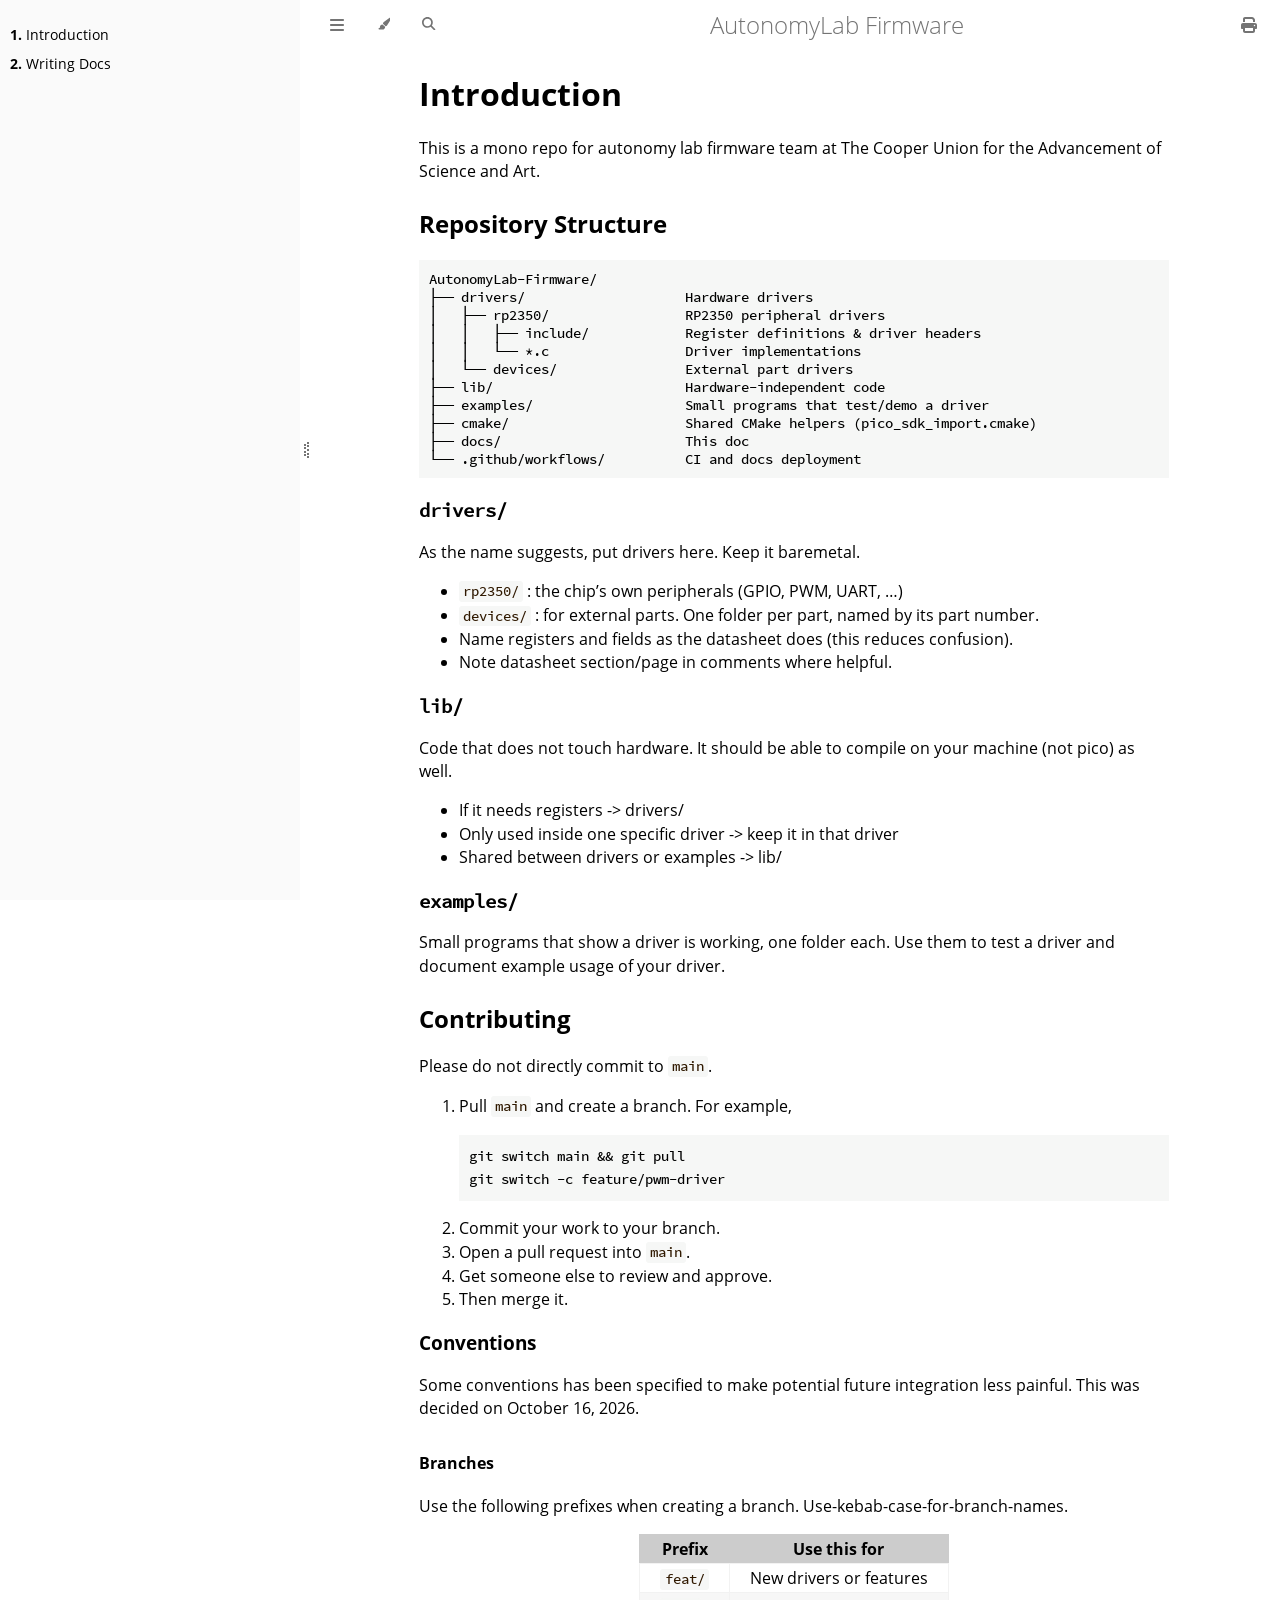
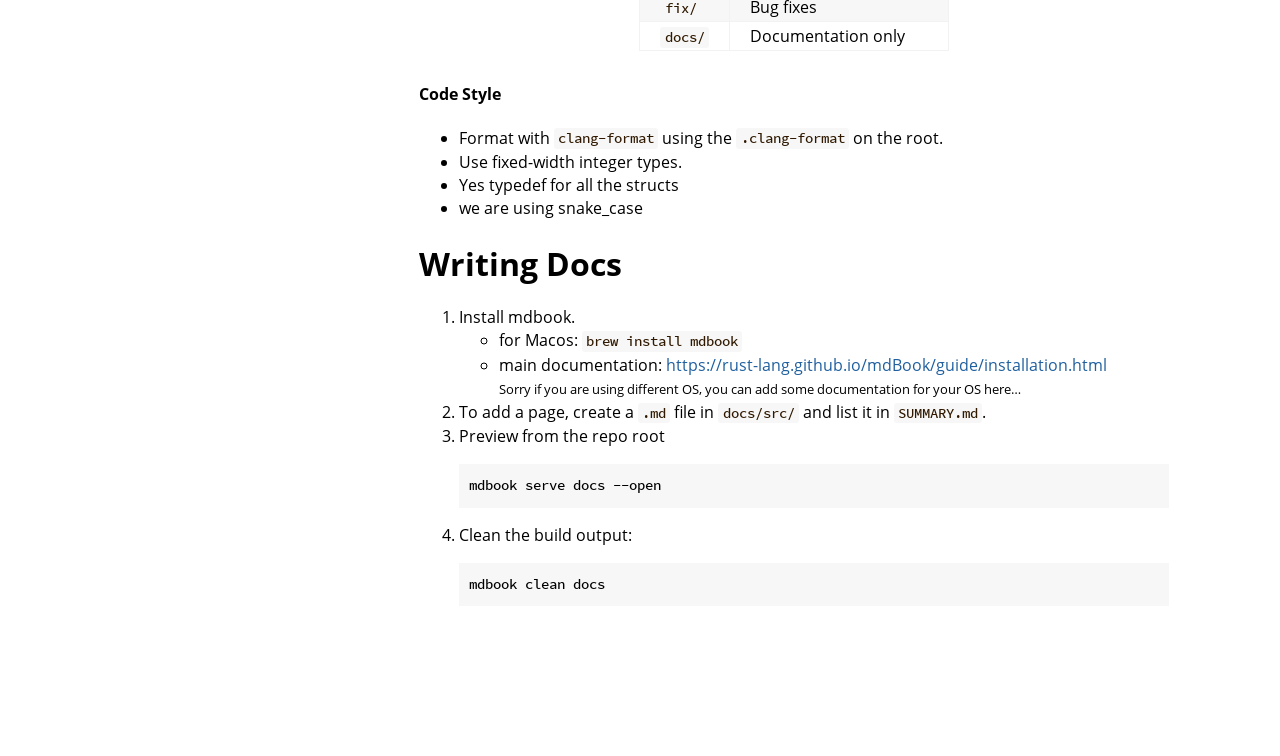
<file: print.html>
<!DOCTYPE HTML>
<html lang="en" class="light sidebar-visible" dir="ltr">
    <head>
        <!-- Book generated using mdBook -->
        <meta charset="UTF-8">
        <title>AutonomyLab Firmware</title>
        <meta name="robots" content="noindex">


        <!-- Custom HTML head -->

        <meta name="description" content="">
        <meta name="viewport" content="width=device-width, initial-scale=1">
        <meta name="theme-color" content="#ffffff">

        <link rel="icon" href="favicon-de23e50b.svg">
        <link rel="shortcut icon" href="favicon-8114d1fc.png">
        <link rel="stylesheet" href="css/variables-8adf115d.css">
        <link rel="stylesheet" href="css/general-e96d0476.css">
        <link rel="stylesheet" href="css/chrome-d279d366.css">
        <link rel="stylesheet" href="css/print-9e4910d8.css" media="print">

        <!-- Fonts -->
        <link rel="stylesheet" href="fonts/fonts-9644e21d.css">

        <!-- Highlight.js Stylesheets -->
        <link rel="stylesheet" id="mdbook-highlight-css" href="highlight-493f70e1.css">
        <link rel="stylesheet" id="mdbook-tomorrow-night-css" href="tomorrow-night-4c0ae647.css">
        <link rel="stylesheet" id="mdbook-ayu-highlight-css" href="ayu-highlight-3fdfc3ac.css">

        <!-- Custom theme stylesheets -->
        <link rel="stylesheet" href="theme/custom-4e9383c3.css">


        <!-- Provide site root and default themes to javascript -->
        <script>
            const path_to_root = "";
            const default_light_theme = "light";
            const default_dark_theme = "navy";
            window.path_to_searchindex_js = "searchindex-d4c7f49c.js";
        </script>
        <!-- Start loading toc.js asap -->
        <script src="toc-0f66415e.js"></script>
    </head>
    <body>
    <div id="mdbook-help-container">
        <div id="mdbook-help-popup">
            <h2 class="mdbook-help-title">Keyboard shortcuts</h2>
            <div>
                <p>Press <kbd>←</kbd> or <kbd>→</kbd> to navigate between chapters</p>
                <p>Press <kbd>S</kbd> or <kbd>/</kbd> to search in the book</p>
                <p>Press <kbd>?</kbd> to show this help</p>
                <p>Press <kbd>Esc</kbd> to hide this help</p>
            </div>
        </div>
    </div>
    <div id="mdbook-body-container">
        <!-- Work around some values being stored in localStorage wrapped in quotes -->
        <script>
            try {
                let theme = localStorage.getItem('mdbook-theme');
                let sidebar = localStorage.getItem('mdbook-sidebar');

                if (theme.startsWith('"') && theme.endsWith('"')) {
                    localStorage.setItem('mdbook-theme', theme.slice(1, theme.length - 1));
                }

                if (sidebar.startsWith('"') && sidebar.endsWith('"')) {
                    localStorage.setItem('mdbook-sidebar', sidebar.slice(1, sidebar.length - 1));
                }
            } catch (e) { }
        </script>

        <!-- Set the theme before any content is loaded, prevents flash -->
        <script>
            const default_theme = window.matchMedia("(prefers-color-scheme: dark)").matches ? default_dark_theme : default_light_theme;
            let theme;
            try { theme = localStorage.getItem('mdbook-theme'); } catch(e) { }
            if (theme === null || theme === undefined) { theme = default_theme; }
            const html = document.documentElement;
            html.classList.remove('light')
            html.classList.add(theme);
            html.classList.add("js");
        </script>

        <input type="checkbox" id="mdbook-sidebar-toggle-anchor" class="hidden">

        <!-- Hide / unhide sidebar before it is displayed -->
        <script>
            let sidebar = null;
            const sidebar_toggle = document.getElementById("mdbook-sidebar-toggle-anchor");
            if (document.body.clientWidth >= 1080) {
                try { sidebar = localStorage.getItem('mdbook-sidebar'); } catch(e) { }
                sidebar = sidebar || 'visible';
            } else {
                sidebar = 'hidden';
                sidebar_toggle.checked = false;
            }
            if (sidebar === 'visible') {
                sidebar_toggle.checked = true;
            } else {
                html.classList.remove('sidebar-visible');
            }
        </script>

        <nav id="mdbook-sidebar" class="sidebar" aria-label="Table of contents">
            <!-- populated by js -->
            <mdbook-sidebar-scrollbox class="sidebar-scrollbox"></mdbook-sidebar-scrollbox>
            <noscript>
                <iframe class="sidebar-iframe-outer" src="toc.html"></iframe>
            </noscript>
            <div id="mdbook-sidebar-resize-handle" class="sidebar-resize-handle">
                <div class="sidebar-resize-indicator"></div>
            </div>
        </nav>

        <div id="mdbook-page-wrapper" class="page-wrapper">

            <div class="page">
                <div id="mdbook-menu-bar-hover-placeholder"></div>
                <div id="mdbook-menu-bar" class="menu-bar sticky">
                    <div class="left-buttons">
                        <label id="mdbook-sidebar-toggle" class="icon-button" for="mdbook-sidebar-toggle-anchor" title="Toggle Table of Contents" aria-label="Toggle Table of Contents" aria-controls="mdbook-sidebar">
                            <span class=fa-svg><svg xmlns="http://www.w3.org/2000/svg" viewBox="0 0 448 512"><!--! Font Awesome Free 6.2.0 by @fontawesome - https://fontawesome.com License - https://fontawesome.com/license/free (Icons: CC BY 4.0, Fonts: SIL OFL 1.1, Code: MIT License) Copyright 2022 Fonticons, Inc. --><path d="M0 96C0 78.3 14.3 64 32 64H416c17.7 0 32 14.3 32 32s-14.3 32-32 32H32C14.3 128 0 113.7 0 96zM0 256c0-17.7 14.3-32 32-32H416c17.7 0 32 14.3 32 32s-14.3 32-32 32H32c-17.7 0-32-14.3-32-32zM448 416c0 17.7-14.3 32-32 32H32c-17.7 0-32-14.3-32-32s14.3-32 32-32H416c17.7 0 32 14.3 32 32z"/></svg></span>
                        </label>
                        <button id="mdbook-theme-toggle" class="icon-button" type="button" title="Change theme" aria-label="Change theme" aria-haspopup="true" aria-expanded="false" aria-controls="mdbook-theme-list">
                            <span class=fa-svg><svg xmlns="http://www.w3.org/2000/svg" viewBox="0 0 576 512"><!--! Font Awesome Free 6.2.0 by @fontawesome - https://fontawesome.com License - https://fontawesome.com/license/free (Icons: CC BY 4.0, Fonts: SIL OFL 1.1, Code: MIT License) Copyright 2022 Fonticons, Inc. --><path d="M371.3 367.1c27.3-3.9 51.9-19.4 67.2-42.9L600.2 74.1c12.6-19.5 9.4-45.3-7.6-61.2S549.7-4.4 531.1 9.6L294.4 187.2c-24 18-38.2 46.1-38.4 76.1L371.3 367.1zm-19.6 25.4l-116-104.4C175.9 290.3 128 339.6 128 400c0 3.9 .2 7.8 .6 11.6c1.8 17.5-10.2 36.4-27.8 36.4H96c-17.7 0-32 14.3-32 32s14.3 32 32 32H240c61.9 0 112-50.1 112-112c0-2.5-.1-5-.2-7.5z"/></svg></span>
                        </button>
                        <ul id="mdbook-theme-list" class="theme-popup" aria-label="Themes" role="menu">
                            <li role="none"><button role="menuitem" class="theme" id="mdbook-theme-default_theme">Auto</button></li>
                            <li role="none"><button role="menuitem" class="theme" id="mdbook-theme-light">Light</button></li>
                            <li role="none"><button role="menuitem" class="theme" id="mdbook-theme-rust">Rust</button></li>
                            <li role="none"><button role="menuitem" class="theme" id="mdbook-theme-coal">Coal</button></li>
                            <li role="none"><button role="menuitem" class="theme" id="mdbook-theme-navy">Navy</button></li>
                            <li role="none"><button role="menuitem" class="theme" id="mdbook-theme-ayu">Ayu</button></li>
                        </ul>
                        <button id="mdbook-search-toggle" class="icon-button" type="button" title="Search (`/`)" aria-label="Toggle Searchbar" aria-expanded="false" aria-keyshortcuts="/ s" aria-controls="mdbook-searchbar">
                            <span class=fa-svg><svg xmlns="http://www.w3.org/2000/svg" viewBox="0 0 512 512"><!--! Font Awesome Free 6.2.0 by @fontawesome - https://fontawesome.com License - https://fontawesome.com/license/free (Icons: CC BY 4.0, Fonts: SIL OFL 1.1, Code: MIT License) Copyright 2022 Fonticons, Inc. --><path d="M416 208c0 45.9-14.9 88.3-40 122.7L502.6 457.4c12.5 12.5 12.5 32.8 0 45.3s-32.8 12.5-45.3 0L330.7 376c-34.4 25.2-76.8 40-122.7 40C93.1 416 0 322.9 0 208S93.1 0 208 0S416 93.1 416 208zM208 352c79.5 0 144-64.5 144-144s-64.5-144-144-144S64 128.5 64 208s64.5 144 144 144z"/></svg></span>
                        </button>
                    </div>

                    <h1 class="menu-title">AutonomyLab Firmware</h1>

                    <div class="right-buttons">
                        <a href="print.html" title="Print this book" aria-label="Print this book">
                            <span class=fa-svg id="print-button"><svg xmlns="http://www.w3.org/2000/svg" viewBox="0 0 512 512"><!--! Font Awesome Free 6.2.0 by @fontawesome - https://fontawesome.com License - https://fontawesome.com/license/free (Icons: CC BY 4.0, Fonts: SIL OFL 1.1, Code: MIT License) Copyright 2022 Fonticons, Inc. --><path d="M128 0C92.7 0 64 28.7 64 64v96h64V64H354.7L384 93.3V160h64V93.3c0-17-6.7-33.3-18.7-45.3L400 18.7C388 6.7 371.7 0 354.7 0H128zM384 352v32 64H128V384 368 352H384zm64 32h32c17.7 0 32-14.3 32-32V256c0-35.3-28.7-64-64-64H64c-35.3 0-64 28.7-64 64v96c0 17.7 14.3 32 32 32H64v64c0 35.3 28.7 64 64 64H384c35.3 0 64-28.7 64-64V384zm-16-88c-13.3 0-24-10.7-24-24s10.7-24 24-24s24 10.7 24 24s-10.7 24-24 24z"/></svg></span>
                        </a>

                    </div>
                </div>

                <div id="mdbook-search-wrapper" class="hidden">
                    <form id="mdbook-searchbar-outer" class="searchbar-outer">
                        <div class="search-wrapper">
                            <input type="search" id="mdbook-searchbar" name="searchbar" placeholder="Search this book ..." aria-controls="mdbook-searchresults-outer" aria-describedby="searchresults-header">
                            <div class="spinner-wrapper">
                                <span class=fa-svg id="fa-spin"><svg xmlns="http://www.w3.org/2000/svg" viewBox="0 0 512 512"><!--! Font Awesome Free 6.2.0 by @fontawesome - https://fontawesome.com License - https://fontawesome.com/license/free (Icons: CC BY 4.0, Fonts: SIL OFL 1.1, Code: MIT License) Copyright 2022 Fonticons, Inc. --><path d="M304 48c0-26.5-21.5-48-48-48s-48 21.5-48 48s21.5 48 48 48s48-21.5 48-48zm0 416c0-26.5-21.5-48-48-48s-48 21.5-48 48s21.5 48 48 48s48-21.5 48-48zM48 304c26.5 0 48-21.5 48-48s-21.5-48-48-48s-48 21.5-48 48s21.5 48 48 48zm464-48c0-26.5-21.5-48-48-48s-48 21.5-48 48s21.5 48 48 48s48-21.5 48-48zM142.9 437c18.7-18.7 18.7-49.1 0-67.9s-49.1-18.7-67.9 0s-18.7 49.1 0 67.9s49.1 18.7 67.9 0zm0-294.2c18.7-18.7 18.7-49.1 0-67.9S93.7 56.2 75 75s-18.7 49.1 0 67.9s49.1 18.7 67.9 0zM369.1 437c18.7 18.7 49.1 18.7 67.9 0s18.7-49.1 0-67.9s-49.1-18.7-67.9 0s-18.7 49.1 0 67.9z"/></svg></span>
                            </div>
                        </div>
                    </form>
                    <div id="mdbook-searchresults-outer" class="searchresults-outer hidden">
                        <div id="mdbook-searchresults-header" class="searchresults-header"></div>
                        <ul id="mdbook-searchresults">
                        </ul>
                    </div>
                </div>

                <!-- Apply ARIA attributes after the sidebar and the sidebar toggle button are added to the DOM -->
                <script>
                    document.getElementById('mdbook-sidebar-toggle').setAttribute('aria-expanded', sidebar === 'visible');
                    document.getElementById('mdbook-sidebar').setAttribute('aria-hidden', sidebar !== 'visible');
                    Array.from(document.querySelectorAll('#mdbook-sidebar a')).forEach(function(link) {
                        link.setAttribute('tabIndex', sidebar === 'visible' ? 0 : -1);
                    });
                </script>

                <div id="mdbook-content" class="content">
                    <main>
                        <h1 id="introduction"><a class="header" href="#introduction">Introduction</a></h1>
<p>This is a mono repo for autonomy lab firmware team at The Cooper Union for the Advancement of Science and Art.</p>
<h2 id="repository-structure"><a class="header" href="#repository-structure">Repository Structure</a></h2>
<pre><code>AutonomyLab-Firmware/
├── drivers/                    Hardware drivers
│   ├── rp2350/                 RP2350 peripheral drivers
│   │   ├── include/            Register definitions &amp; driver headers
│   │   └── *.c                 Driver implementations
│   └── devices/                External part drivers
├── lib/                        Hardware-independent code
├── examples/                   Small programs that test/demo a driver
├── cmake/                      Shared CMake helpers (pico_sdk_import.cmake)
├── docs/                       This doc
└── .github/workflows/          CI and docs deployment
</code></pre>
<h3 id="drivers"><a class="header" href="#drivers"><code>drivers/</code></a></h3>
<p>As the name suggests, put drivers here. Keep it baremetal.</p>
<ul>
<li><code>rp2350/</code> : the chip’s own peripherals (GPIO, PWM, UART, …)</li>
<li><code>devices/</code> : for external parts. One folder per part, named by its part number.</li>
<li>Name registers and fields as the datasheet does (this reduces confusion).</li>
<li>Note datasheet section/page in comments where helpful.</li>
</ul>
<h3 id="lib"><a class="header" href="#lib"><code>lib/</code></a></h3>
<p>Code that does not touch hardware. It should be able to compile on your machine (not pico) as well.</p>
<ul>
<li>If it needs registers -&gt; drivers/</li>
<li>Only used inside one specific driver -&gt; keep it in that driver</li>
<li>Shared between drivers or examples -&gt; lib/</li>
</ul>
<h3 id="examples"><a class="header" href="#examples"><code>examples/</code></a></h3>
<p>Small programs that show a driver is working, one folder each. Use them to test a driver and document example usage of your driver.</p>
<h2 id="contributing"><a class="header" href="#contributing">Contributing</a></h2>
<p>Please do not directly commit to <code>main</code>.</p>
<ol>
<li>Pull <code>main</code> and create a branch. For example,
<pre><code class="language-bash">git switch main &amp;&amp; git pull
git switch -c feature/pwm-driver
</code></pre>
</li>
<li>Commit your work to your branch.</li>
<li>Open a pull request into <code>main</code>.</li>
<li>Get someone else to review and approve.</li>
<li>Then merge it.</li>
</ol>
<h3 id="conventions"><a class="header" href="#conventions">Conventions</a></h3>
<p>Some conventions has been specified to make potential future integration less painful. This was decided on October 16, 2026.</p>
<h4 id="branches"><a class="header" href="#branches">Branches</a></h4>
<p>Use the following prefixes when creating a branch. Use-kebab-case-for-branch-names.</p>
<div class="table-wrapper">
<table>
<thead>
<tr><th>Prefix</th><th>Use this for</th></tr>
</thead>
<tbody>
<tr><td><code>feat/</code></td><td>New drivers or features</td></tr>
<tr><td><code>fix/</code></td><td>Bug fixes</td></tr>
<tr><td><code>docs/</code></td><td>Documentation only</td></tr>
</tbody>
</table>
</div>
<h4 id="code-style"><a class="header" href="#code-style">Code Style</a></h4>
<ul>
<li>Format with <code>clang-format</code> using the <code>.clang-format</code> on the root.</li>
<li>Use fixed-width integer types.</li>
<li>Yes typedef for all the structs</li>
<li>we are using snake_case</li>
</ul>
<div style="break-before: page; page-break-before: always;"></div>
<h1 id="writing-docs"><a class="header" href="#writing-docs">Writing Docs</a></h1>
<ol>
<li>Install mdbook.
<ul>
<li>for Macos: <code>brew install mdbook</code></li>
<li>main documentation: <a href="https://rust-lang.github.io/mdBook/guide/installation.html">https://rust-lang.github.io/mdBook/guide/installation.html</a> <br><small>Sorry if you are using different OS, you can add some documentation for your OS here…</small></li>
</ul>
</li>
<li>To add a page, create a <code>.md</code> file in <code>docs/src/</code> and list it in <code>SUMMARY.md</code>.</li>
<li>Preview from the repo root
<pre><code>mdbook serve docs --open
</code></pre>
</li>
<li>Clean the build output:
<pre><code>mdbook clean docs
</code></pre>
</li>
</ol>

                    </main>

                    <nav class="nav-wrapper" aria-label="Page navigation">
                        <!-- Mobile navigation buttons -->


                        <div style="clear: both"></div>
                    </nav>
                </div>
            </div>

            <nav class="nav-wide-wrapper" aria-label="Page navigation">

            </nav>

        </div>

        <template id=fa-eye><span class=fa-svg><svg xmlns="http://www.w3.org/2000/svg" viewBox="0 0 576 512"><!--! Font Awesome Free 6.2.0 by @fontawesome - https://fontawesome.com License - https://fontawesome.com/license/free (Icons: CC BY 4.0, Fonts: SIL OFL 1.1, Code: MIT License) Copyright 2022 Fonticons, Inc. --><path d="M288 32c-80.8 0-145.5 36.8-192.6 80.6C48.6 156 17.3 208 2.5 243.7c-3.3 7.9-3.3 16.7 0 24.6C17.3 304 48.6 356 95.4 399.4C142.5 443.2 207.2 480 288 480s145.5-36.8 192.6-80.6c46.8-43.5 78.1-95.4 93-131.1c3.3-7.9 3.3-16.7 0-24.6c-14.9-35.7-46.2-87.7-93-131.1C433.5 68.8 368.8 32 288 32zM432 256c0 79.5-64.5 144-144 144s-144-64.5-144-144s64.5-144 144-144s144 64.5 144 144zM288 192c0 35.3-28.7 64-64 64c-11.5 0-22.3-3-31.6-8.4c-.2 2.8-.4 5.5-.4 8.4c0 53 43 96 96 96s96-43 96-96s-43-96-96-96c-2.8 0-5.6 .1-8.4 .4c5.3 9.3 8.4 20.1 8.4 31.6z"/></svg></span></template>
        <template id=fa-eye-slash><span class=fa-svg><svg xmlns="http://www.w3.org/2000/svg" viewBox="0 0 640 512"><!--! Font Awesome Free 6.2.0 by @fontawesome - https://fontawesome.com License - https://fontawesome.com/license/free (Icons: CC BY 4.0, Fonts: SIL OFL 1.1, Code: MIT License) Copyright 2022 Fonticons, Inc. --><path d="M38.8 5.1C28.4-3.1 13.3-1.2 5.1 9.2S-1.2 34.7 9.2 42.9l592 464c10.4 8.2 25.5 6.3 33.7-4.1s6.3-25.5-4.1-33.7L525.6 386.7c39.6-40.6 66.4-86.1 79.9-118.4c3.3-7.9 3.3-16.7 0-24.6c-14.9-35.7-46.2-87.7-93-131.1C465.5 68.8 400.8 32 320 32c-68.2 0-125 26.3-169.3 60.8L38.8 5.1zM223.1 149.5C248.6 126.2 282.7 112 320 112c79.5 0 144 64.5 144 144c0 24.9-6.3 48.3-17.4 68.7L408 294.5c5.2-11.8 8-24.8 8-38.5c0-53-43-96-96-96c-2.8 0-5.6 .1-8.4 .4c5.3 9.3 8.4 20.1 8.4 31.6c0 10.2-2.4 19.8-6.6 28.3l-90.3-70.8zm223.1 298L373 389.9c-16.4 6.5-34.3 10.1-53 10.1c-79.5 0-144-64.5-144-144c0-6.9 .5-13.6 1.4-20.2L83.1 161.5C60.3 191.2 44 220.8 34.5 243.7c-3.3 7.9-3.3 16.7 0 24.6c14.9 35.7 46.2 87.7 93 131.1C174.5 443.2 239.2 480 320 480c47.8 0 89.9-12.9 126.2-32.5z"/></svg></span></template>
        <template id=fa-copy><span class=fa-svg><svg xmlns="http://www.w3.org/2000/svg" viewBox="0 0 512 512"><!--! Font Awesome Free 6.2.0 by @fontawesome - https://fontawesome.com License - https://fontawesome.com/license/free (Icons: CC BY 4.0, Fonts: SIL OFL 1.1, Code: MIT License) Copyright 2022 Fonticons, Inc. --><path d="M502.6 70.63l-61.25-61.25C435.4 3.371 427.2 0 418.7 0H255.1c-35.35 0-64 28.66-64 64l.0195 256C192 355.4 220.7 384 256 384h192c35.2 0 64-28.8 64-64V93.25C512 84.77 508.6 76.63 502.6 70.63zM464 320c0 8.836-7.164 16-16 16H255.1c-8.838 0-16-7.164-16-16L239.1 64.13c0-8.836 7.164-16 16-16h128L384 96c0 17.67 14.33 32 32 32h47.1V320zM272 448c0 8.836-7.164 16-16 16H63.1c-8.838 0-16-7.164-16-16L47.98 192.1c0-8.836 7.164-16 16-16H160V128H63.99c-35.35 0-64 28.65-64 64l.0098 256C.002 483.3 28.66 512 64 512h192c35.2 0 64-28.8 64-64v-32h-47.1L272 448z"/></svg></span></template>
        <template id=fa-play><span class=fa-svg><svg xmlns="http://www.w3.org/2000/svg" viewBox="0 0 384 512"><!--! Font Awesome Free 6.2.0 by @fontawesome - https://fontawesome.com License - https://fontawesome.com/license/free (Icons: CC BY 4.0, Fonts: SIL OFL 1.1, Code: MIT License) Copyright 2022 Fonticons, Inc. --><path d="M73 39c-14.8-9.1-33.4-9.4-48.5-.9S0 62.6 0 80V432c0 17.4 9.4 33.4 24.5 41.9s33.7 8.1 48.5-.9L361 297c14.3-8.7 23-24.2 23-41s-8.7-32.2-23-41L73 39z"/></svg></span></template>
        <template id=fa-clock-rotate-left><span class=fa-svg><svg xmlns="http://www.w3.org/2000/svg" viewBox="0 0 512 512"><!--! Font Awesome Free 6.2.0 by @fontawesome - https://fontawesome.com License - https://fontawesome.com/license/free (Icons: CC BY 4.0, Fonts: SIL OFL 1.1, Code: MIT License) Copyright 2022 Fonticons, Inc. --><path d="M75 75L41 41C25.9 25.9 0 36.6 0 57.9V168c0 13.3 10.7 24 24 24H134.1c21.4 0 32.1-25.9 17-41l-30.8-30.8C155 85.5 203 64 256 64c106 0 192 86 192 192s-86 192-192 192c-40.8 0-78.6-12.7-109.7-34.4c-14.5-10.1-34.4-6.6-44.6 7.9s-6.6 34.4 7.9 44.6C151.2 495 201.7 512 256 512c141.4 0 256-114.6 256-256S397.4 0 256 0C185.3 0 121.3 28.7 75 75zm181 53c-13.3 0-24 10.7-24 24V256c0 6.4 2.5 12.5 7 17l72 72c9.4 9.4 24.6 9.4 33.9 0s9.4-24.6 0-33.9l-65-65V152c0-13.3-10.7-24-24-24z"/></svg></span></template>



        <script>
            window.playground_copyable = true;
        </script>


        <script src="elasticlunr-ef4e11c1.min.js"></script>
        <script src="mark-09e88c2c.min.js"></script>
        <script src="searcher-09f2665d.js"></script>

        <script src="clipboard-1626706a.min.js"></script>
        <script src="highlight-abc7f01d.js"></script>
        <script src="book-609e4cb8.js"></script>

        <!-- Custom JS scripts -->

        <script>
        window.addEventListener('load', function() {
            window.setTimeout(window.print, 100);
        });
        </script>


    </div>
    </body>
</html>
</file>
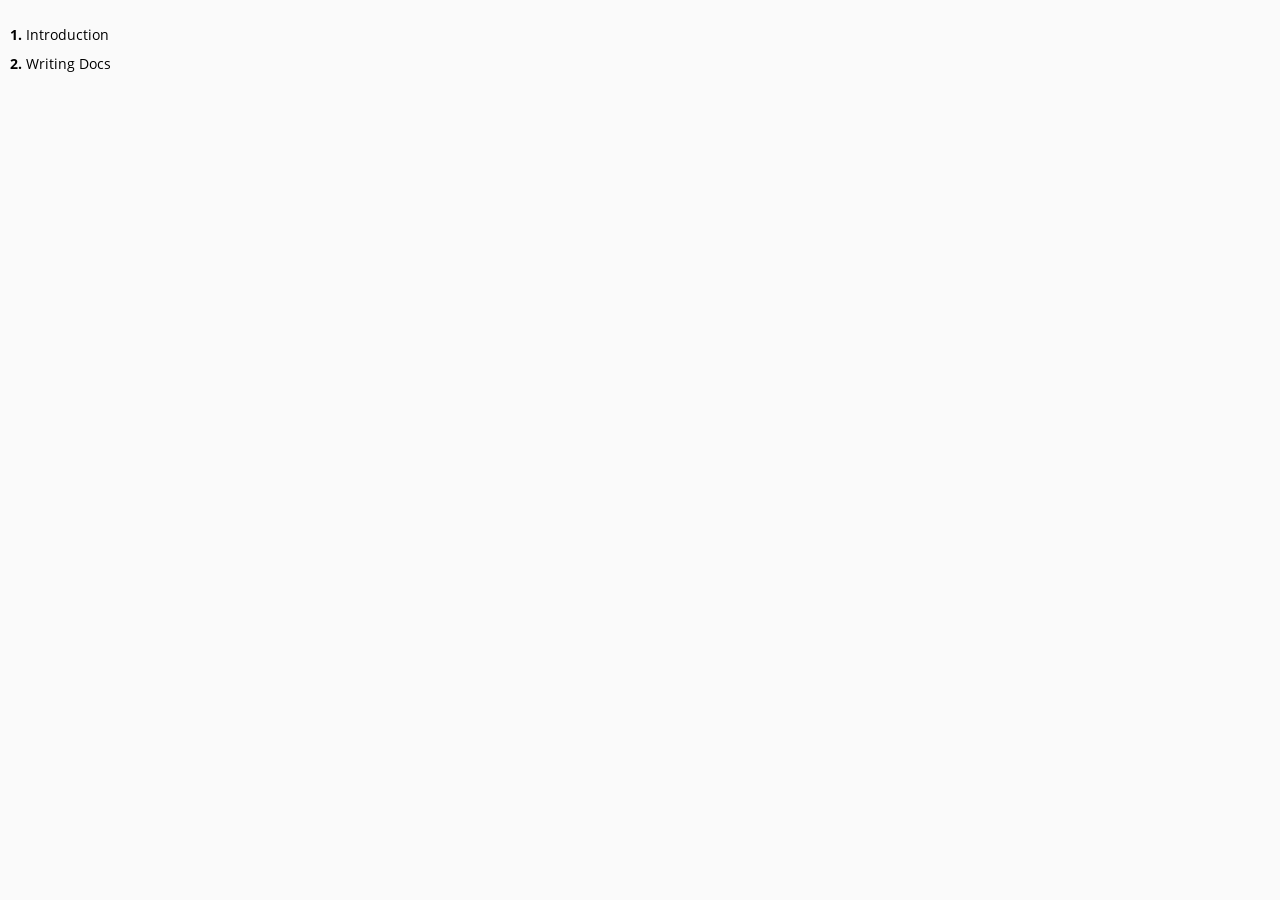
<file: toc.html>
<!DOCTYPE HTML>
<html lang="en" class="light" dir="ltr">
    <head>
        <!-- sidebar iframe generated using mdBook

        This is a frame, and not included directly in the page, to control the total size of the
        book. The TOC contains an entry for each page, so if each page includes a copy of the TOC,
        the total size of the page becomes O(n**2).

        The frame is only used as a fallback when JS is turned off. When it's on, the sidebar is
        instead added to the main page by `toc.js` instead. The JavaScript mode is better
        because, when running in a `file:///` URL, the iframed page would not be Same-Origin as
        the rest of the page, so the sidebar and the main page theme would fall out of sync.
        -->
        <meta charset="UTF-8">
        <meta name="robots" content="noindex">
        <!-- Custom HTML head -->
        <meta name="viewport" content="width=device-width, initial-scale=1">
        <meta name="theme-color" content="#ffffff">
        <link rel="stylesheet" href="css/variables-8adf115d.css">
        <link rel="stylesheet" href="css/general-e96d0476.css">
        <link rel="stylesheet" href="css/chrome-d279d366.css">
        <link rel="stylesheet" href="css/print-9e4910d8.css" media="print">
        <!-- Fonts -->
        <link rel="stylesheet" href="fonts/fonts-9644e21d.css">
        <!-- Custom theme stylesheets -->
        <link rel="stylesheet" href="theme/custom-4e9383c3.css">
    </head>
    <body class="sidebar-iframe-inner">
        <ol class="chapter"><li class="chapter-item expanded "><span class="chapter-link-wrapper"><a href="introduction.html" target="_parent"><strong aria-hidden="true">1.</strong> Introduction</a></span></li><li class="chapter-item expanded "><span class="chapter-link-wrapper"><a href="mdbook.html" target="_parent"><strong aria-hidden="true">2.</strong> Writing Docs</a></span></li></ol>
    </body>
</html>
</file>
<file: css/variables-8adf115d.css>
/* Globals */

:root {
    --sidebar-target-width: 300px;
    --sidebar-width: min(var(--sidebar-target-width), 80vw);
    --sidebar-resize-indicator-width: 8px;
    --sidebar-resize-indicator-space: 2px;
    --page-padding: 15px;
    --content-max-width: 750px;
    --menu-bar-height: 50px;
    --mono-font: "Source Code Pro", Consolas, "Ubuntu Mono", Menlo, "DejaVu Sans Mono", monospace, monospace;
    --code-font-size: 0.875em; /* please adjust the ace font size accordingly in editor.js */
    --searchbar-margin-block-start: 5px;
}

/* Themes */

.ayu {
    --bg: hsl(210, 25%, 8%);
    --fg: #c5c5c5;

    --sidebar-bg: #14191f;
    --sidebar-fg: #c8c9db;
    --sidebar-non-existant: #5c6773;
    --sidebar-active: #ffb454;
    --sidebar-spacer: #2d334f;

    --scrollbar: var(--sidebar-fg);

    --icons: #737480;
    --icons-hover: #b7b9cc;

    --links: #0096cf;

    --inline-code-color: #ffb454;

    --theme-popup-bg: #14191f;
    --theme-popup-border: #5c6773;
    --theme-hover: #191f26;

    --quote-bg: hsl(226, 15%, 17%);
    --quote-border: hsl(226, 15%, 22%);

    --warning-border: #ff8e00;

    --table-border-color: hsl(210, 25%, 13%);
    --table-header-bg: hsl(210, 25%, 28%);
    --table-alternate-bg: hsl(210, 25%, 11%);

    --searchbar-border-color: #848484;
    --searchbar-bg: #424242;
    --searchbar-fg: #fff;
    --searchbar-shadow-color: #d4c89f;
    --searchresults-header-fg: #666;
    --searchresults-border-color: #888;
    --searchresults-li-bg: #252932;
    --search-mark-bg: #e3b171;

    --color-scheme: dark;

    /* Same as `--icons` */
    --copy-button-filter: invert(45%) sepia(6%) saturate(621%) hue-rotate(198deg) brightness(99%) contrast(85%);
    /* Same as `--sidebar-active` */
    --copy-button-filter-hover: invert(68%) sepia(55%) saturate(531%) hue-rotate(341deg) brightness(104%) contrast(101%);

    --footnote-highlight: #2668a6;

    --overlay-bg: rgba(33, 40, 48, 0.4);

    --blockquote-note-color: #74b9ff;
    --blockquote-tip-color: #09ca09;
    --blockquote-important-color: #d3abff;
    --blockquote-warning-color: #f0b72f;
    --blockquote-caution-color: #f21424;

    --sidebar-header-border-color: #c18639;
}

.coal {
    --bg: hsl(200, 7%, 8%);
    --fg: #98a3ad;

    --sidebar-bg: #292c2f;
    --sidebar-fg: #a1adb8;
    --sidebar-non-existant: #505254;
    --sidebar-active: #3473ad;
    --sidebar-spacer: #393939;

    --scrollbar: var(--sidebar-fg);

    --icons: #43484d;
    --icons-hover: #b3c0cc;

    --links: #2b79a2;

    --inline-code-color: #c5c8c6;

    --theme-popup-bg: #141617;
    --theme-popup-border: #43484d;
    --theme-hover: #1f2124;

    --quote-bg: hsl(234, 21%, 18%);
    --quote-border: hsl(234, 21%, 23%);

    --warning-border: #ff8e00;

    --table-border-color: hsl(200, 7%, 13%);
    --table-header-bg: hsl(200, 7%, 28%);
    --table-alternate-bg: hsl(200, 7%, 11%);

    --searchbar-border-color: #aaa;
    --searchbar-bg: #b7b7b7;
    --searchbar-fg: #000;
    --searchbar-shadow-color: #aaa;
    --searchresults-header-fg: #666;
    --searchresults-border-color: #98a3ad;
    --searchresults-li-bg: #2b2b2f;
    --search-mark-bg: #355c7d;

    --color-scheme: dark;

    /* Same as `--icons` */
    --copy-button-filter: invert(26%) sepia(8%) saturate(575%) hue-rotate(169deg) brightness(87%) contrast(82%);
    /* Same as `--sidebar-active` */
    --copy-button-filter-hover: invert(36%) sepia(70%) saturate(503%) hue-rotate(167deg) brightness(98%) contrast(89%);

    --footnote-highlight: #4079ae;

    --overlay-bg: rgba(33, 40, 48, 0.4);

    --blockquote-note-color: #4493f8;
    --blockquote-tip-color: #08ae08;
    --blockquote-important-color: #ab7df8;
    --blockquote-warning-color: #d29922;
    --blockquote-caution-color: #d91b29;

    --sidebar-header-border-color: #3473ad;
}

.light, html:not(.js) {
    --bg: hsl(0, 0%, 100%);
    --fg: hsl(0, 0%, 0%);

    --sidebar-bg: #fafafa;
    --sidebar-fg: hsl(0, 0%, 0%);
    --sidebar-non-existant: #aaaaaa;
    --sidebar-active: #1f1fff;
    --sidebar-spacer: #f4f4f4;

    --scrollbar: #8F8F8F;

    --icons: #747474;
    --icons-hover: #000000;

    --links: #20609f;

    --inline-code-color: #301900;

    --theme-popup-bg: #fafafa;
    --theme-popup-border: #cccccc;
    --theme-hover: #e6e6e6;

    --quote-bg: hsl(197, 37%, 96%);
    --quote-border: hsl(197, 37%, 91%);

    --warning-border: #ff8e00;

    --table-border-color: hsl(0, 0%, 95%);
    --table-header-bg: hsl(0, 0%, 80%);
    --table-alternate-bg: hsl(0, 0%, 97%);

    --searchbar-border-color: #aaa;
    --searchbar-bg: #fafafa;
    --searchbar-fg: #000;
    --searchbar-shadow-color: #aaa;
    --searchresults-header-fg: #666;
    --searchresults-border-color: #888;
    --searchresults-li-bg: #e4f2fe;
    --search-mark-bg: #a2cff5;

    --color-scheme: light;

    /* Same as `--icons` */
    --copy-button-filter: invert(45.49%);
    /* Same as `--sidebar-active` */
    --copy-button-filter-hover: invert(14%) sepia(93%) saturate(4250%) hue-rotate(243deg) brightness(99%) contrast(130%);

    --footnote-highlight: #7e7eff;

    --overlay-bg: rgba(200, 200, 205, 0.4);

    --blockquote-note-color: #0969da;
    --blockquote-tip-color: #008000;
    --blockquote-important-color: #8250df;
    --blockquote-warning-color: #9a6700;
    --blockquote-caution-color: #b52731;

    --sidebar-header-border-color: #6e6edb;
}

.navy {
    --bg: hsl(226, 23%, 11%);
    --fg: #bcbdd0;

    --sidebar-bg: #282d3f;
    --sidebar-fg: #c8c9db;
    --sidebar-non-existant: #505274;
    --sidebar-active: #2b79a2;
    --sidebar-spacer: #2d334f;

    --scrollbar: var(--sidebar-fg);

    --icons: #737480;
    --icons-hover: #b7b9cc;

    --links: #2b79a2;

    --inline-code-color: #c5c8c6;

    --theme-popup-bg: #161923;
    --theme-popup-border: #737480;
    --theme-hover: #282e40;

    --quote-bg: hsl(226, 15%, 17%);
    --quote-border: hsl(226, 15%, 22%);

    --warning-border: #ff8e00;

    --table-border-color: hsl(226, 23%, 16%);
    --table-header-bg: hsl(226, 23%, 31%);
    --table-alternate-bg: hsl(226, 23%, 14%);

    --searchbar-border-color: #aaa;
    --searchbar-bg: #aeaec6;
    --searchbar-fg: #000;
    --searchbar-shadow-color: #aaa;
    --searchresults-header-fg: #5f5f71;
    --searchresults-border-color: #5c5c68;
    --searchresults-li-bg: #242430;
    --search-mark-bg: #a2cff5;

    --color-scheme: dark;

    /* Same as `--icons` */
    --copy-button-filter: invert(51%) sepia(10%) saturate(393%) hue-rotate(198deg) brightness(86%) contrast(87%);
    /* Same as `--sidebar-active` */
    --copy-button-filter-hover: invert(46%) sepia(20%) saturate(1537%) hue-rotate(156deg) brightness(85%) contrast(90%);

    --footnote-highlight: #4079ae;

    --overlay-bg: rgba(33, 40, 48, 0.4);

    --blockquote-note-color: #4493f8;
    --blockquote-tip-color: #09ca09;
    --blockquote-important-color: #ab7df8;
    --blockquote-warning-color: #d29922;
    --blockquote-caution-color: #f21424;

    --sidebar-header-border-color: #2f6ab5;
}

.rust {
    --bg: hsl(60, 9%, 87%);
    --fg: #262625;

    --sidebar-bg: #3b2e2a;
    --sidebar-fg: #c8c9db;
    --sidebar-non-existant: #505254;
    --sidebar-active: #e69f67;
    --sidebar-spacer: #45373a;

    --scrollbar: var(--sidebar-fg);

    --icons: #737480;
    --icons-hover: #262625;

    --links: #2b79a2;

    --inline-code-color: #6e6b5e;

    --theme-popup-bg: #e1e1db;
    --theme-popup-border: #b38f6b;
    --theme-hover: #99908a;

    --quote-bg: hsl(60, 5%, 75%);
    --quote-border: hsl(60, 5%, 70%);

    --warning-border: #ff8e00;

    --table-border-color: hsl(60, 9%, 82%);
    --table-header-bg: #b3a497;
    --table-alternate-bg: hsl(60, 9%, 84%);

    --searchbar-border-color: #aaa;
    --searchbar-bg: #fafafa;
    --searchbar-fg: #000;
    --searchbar-shadow-color: #aaa;
    --searchresults-header-fg: #666;
    --searchresults-border-color: #888;
    --searchresults-li-bg: #dec2a2;
    --search-mark-bg: #e69f67;

    /* Same as `--icons` */
    --copy-button-filter: invert(51%) sepia(10%) saturate(393%) hue-rotate(198deg) brightness(86%) contrast(87%);
    /* Same as `--sidebar-active` */
    --copy-button-filter-hover: invert(77%) sepia(16%) saturate(1798%) hue-rotate(328deg) brightness(98%) contrast(83%);

    --footnote-highlight: #d3a17a;

    --overlay-bg: rgba(150, 150, 150, 0.25);

    --blockquote-note-color: #023b95;
    --blockquote-tip-color: #007700;
    --blockquote-important-color: #8250df;
    --blockquote-warning-color: #603700;
    --blockquote-caution-color: #aa1721;

    --sidebar-header-border-color: #8c391f;
}

@media (prefers-color-scheme: dark) {
    html:not(.js) {
        --bg: hsl(200, 7%, 8%);
        --fg: #98a3ad;

        --sidebar-bg: #292c2f;
        --sidebar-fg: #a1adb8;
        --sidebar-non-existant: #505254;
        --sidebar-active: #3473ad;
        --sidebar-spacer: #393939;

        --scrollbar: var(--sidebar-fg);

        --icons: #43484d;
        --icons-hover: #b3c0cc;

        --links: #2b79a2;

        --inline-code-color: #c5c8c6;

        --theme-popup-bg: #141617;
        --theme-popup-border: #43484d;
        --theme-hover: #1f2124;

        --quote-bg: hsl(234, 21%, 18%);
        --quote-border: hsl(234, 21%, 23%);

        --warning-border: #ff8e00;

        --table-border-color: hsl(200, 7%, 13%);
        --table-header-bg: hsl(200, 7%, 28%);
        --table-alternate-bg: hsl(200, 7%, 11%);

        --searchbar-border-color: #aaa;
        --searchbar-bg: #b7b7b7;
        --searchbar-fg: #000;
        --searchbar-shadow-color: #aaa;
        --searchresults-header-fg: #666;
        --searchresults-border-color: #98a3ad;
        --searchresults-li-bg: #2b2b2f;
        --search-mark-bg: #355c7d;

        --color-scheme: dark;

        /* Same as `--icons` */
        --copy-button-filter: invert(26%) sepia(8%) saturate(575%) hue-rotate(169deg) brightness(87%) contrast(82%);
        /* Same as `--sidebar-active` */
        --copy-button-filter-hover: invert(36%) sepia(70%) saturate(503%) hue-rotate(167deg) brightness(98%) contrast(89%);

        --footnote-highlight: #4079ae;

        --overlay-bg: rgba(33, 40, 48, 0.4);

        --blockquote-note-color: #4493f8;
        --blockquote-tip-color: #08ae08;
        --blockquote-important-color: #ab7df8;
        --blockquote-warning-color: #d29922;
        --blockquote-caution-color: #d91b29;

        --sidebar-header-border-color: #3473ad;
    }
}
</file>
<file: css/general-e96d0476.css>
/* Base styles and content styles */

:root {
    /* Browser default font-size is 16px, this way 1 rem = 10px */
    font-size: 62.5%;
    color-scheme: var(--color-scheme);
}

html {
    font-family: "Open Sans", sans-serif;
    color: var(--fg);
    background-color: var(--bg);
    text-size-adjust: none;
    -webkit-text-size-adjust: none;
}

body {
    margin: 0;
    font-size: 1.6rem;
    overflow-x: hidden;
}

code {
    font-family: var(--mono-font) !important;
    font-size: var(--code-font-size);
    direction: ltr !important;
}

/* make long words/inline code not x overflow */
main {
    overflow-wrap: break-word;
}

/* make wide tables scroll if they overflow */
.table-wrapper {
    overflow-x: auto;
}

/* Don't change font size in headers. */
h1 code, h2 code, h3 code, h4 code, h5 code, h6 code {
    font-size: unset;
}

.left { float: left; }
.right { float: right; }
.boring { opacity: 0.6; }
.hide-boring .boring { display: none; }
.hidden { display: none !important; }

h2, h3 { margin-block-start: 2.5em; }
h4, h5 { margin-block-start: 2em; }

.header + .header h3,
.header + .header h4,
.header + .header h5 {
    margin-block-start: 1em;
}

h1:target::before,
h2:target::before,
h3:target::before,
h4:target::before,
h5:target::before,
h6:target::before,
dt:target::before {
    display: inline-block;
    content: "»";
    margin-inline-start: -30px;
    width: 30px;
}

/* This is broken on Safari as of version 14, but is fixed
   in Safari Technology Preview 117 which I think will be Safari 14.2.
   https://bugs.webkit.org/show_bug.cgi?id=218076
*/
:target {
    /* Safari does not support logical properties */
    scroll-margin-top: calc(var(--menu-bar-height) + 0.5em);
}

.page {
    outline: 0;
    padding: 0 var(--page-padding);
    margin-block-start: calc(0px - var(--menu-bar-height)); /* Compensate for the #mdbook-menu-bar-hover-placeholder */
}
.page-wrapper {
    box-sizing: border-box;
    background-color: var(--bg);
}
html:not(.js) .page-wrapper,
.js:not(.sidebar-resizing) .page-wrapper {
    transition: margin-left 0.3s ease, transform 0.3s ease; /* Animation: slide away */
}
[dir=rtl]:not(.js) .page-wrapper,
[dir=rtl].js:not(.sidebar-resizing) .page-wrapper {
    transition: margin-right 0.3s ease, transform 0.3s ease; /* Animation: slide away */
}

.content {
    overflow-y: auto;
    padding: 0 5px 50px 5px;
}
.content main {
    margin-inline-start: auto;
    margin-inline-end: auto;
    max-width: var(--content-max-width);
}
.content p { line-height: 1.45em; }
.content ol { line-height: 1.45em; }
.content ul { line-height: 1.45em; }
.content a { text-decoration: none; }
.content a:hover { text-decoration: underline; }
.content img, .content video { max-width: 100%; }
/* When an image is inside an anchor, ensure the focus ring covers the entire
   image instead of the anchor's line box. */
.content a:has(img) { display: inline-block; }
.content .header:link,
.content .header:visited {
    color: var(--fg);
}
.content .header:link,
.content .header:visited:hover {
    text-decoration: none;
}

table {
    margin: 0 auto;
    border-collapse: collapse;
}
table td {
    padding: 3px 20px;
    border: 1px var(--table-border-color) solid;
}
table thead {
    background: var(--table-header-bg);
}
table thead td {
    font-weight: 700;
    border: none;
}
table thead th {
    padding: 3px 20px;
}
table thead tr {
    border: 1px var(--table-header-bg) solid;
}
/* Alternate background colors for rows */
table tbody tr:nth-child(2n) {
    background: var(--table-alternate-bg);
}


blockquote {
    margin: 20px 0;
    padding: 0 20px;
    color: var(--fg);
    background-color: var(--quote-bg);
    border-block-start: .1em solid var(--quote-border);
    border-block-end: .1em solid var(--quote-border);
}

/* TODO: Remove .warning in a future version of mdbook, it is replaced by
blockquote tags. */
.warning {
    margin: 20px;
    padding: 0 20px;
    border-inline-start: 2px solid var(--warning-border);
}

.warning:before {
    position: absolute;
    width: 3rem;
    height: 3rem;
    margin-inline-start: calc(-1.5rem - 21px);
    content: "ⓘ";
    text-align: center;
    background-color: var(--bg);
    color: var(--warning-border);
    font-weight: bold;
    font-size: 2rem;
}

blockquote .warning:before {
    background-color: var(--quote-bg);
}

kbd {
    background-color: var(--table-border-color);
    border-radius: 4px;
    border: solid 1px var(--theme-popup-border);
    box-shadow: inset 0 -1px 0 var(--theme-hover);
    display: inline-block;
    font-size: var(--code-font-size);
    font-family: var(--mono-font);
    line-height: 10px;
    padding: 4px 5px;
    vertical-align: middle;
}

sup {
    /* Set the line-height for superscript and footnote references so that there
       isn't an awkward space appearing above lines that contain the footnote.

       See https://github.com/rust-lang/mdBook/pull/2443#discussion_r1813773583
       for an explanation.
    */
    line-height: 0;
}

.footnote-definition {
    font-size: 0.9em;
}
/* The default spacing for a list is a little too large. */
.footnote-definition ul,
.footnote-definition ol {
    padding-left: 20px;
}
.footnote-definition > li {
    /* Required to position the ::before target */
    position: relative;
}
.footnote-definition > li:target {
    scroll-margin-top: 50vh;
}
.footnote-reference:target {
    scroll-margin-top: 50vh;
}
/* Draws a border around the footnote (including the marker) when it is selected.
   TODO: If there are multiple linkbacks, highlight which one you just came
   from so you know which one to click.
*/
.footnote-definition > li:target::before {
    border: 2px solid var(--footnote-highlight);
    border-radius: 6px;
    position: absolute;
    top: -8px;
    right: -8px;
    bottom: -8px;
    left: -32px;
    pointer-events: none;
    content: "";
}
/* Pulses the footnote reference so you can quickly see where you left off reading.
   This could use some improvement.
*/
@media not (prefers-reduced-motion) {
    .footnote-reference:target  {
        animation: fn-highlight 0.8s;
        border-radius: 2px;
    }

    @keyframes fn-highlight {
        from {
            background-color: var(--footnote-highlight);
        }
    }
}

.tooltiptext {
    position: absolute;
    visibility: hidden;
    color: #fff;
    background-color: #333;
    transform: translateX(-50%); /* Center by moving tooltip 50% of its width left */
    left: -8px; /* Half of the width of the icon */
    top: -35px;
    font-size: 0.8em;
    text-align: center;
    border-radius: 6px;
    padding: 5px 8px;
    margin: 5px;
    z-index: 1000;
}
.tooltipped .tooltiptext {
    visibility: visible;
}

.chapter li.part-title {
    color: var(--sidebar-fg);
    margin: 5px 0px;
    font-weight: bold;
}

.result-no-output {
    font-style: italic;
}

.fa-svg svg {
    width: 1em;
    height: 1em;
    fill: currentColor;
    margin-bottom: -0.1em;
}

dt {
    font-weight: bold;
    margin-top: 0.5em;
    margin-bottom: 0.1em;
}

/* This uses a CSS counter to add numbers to definitions, but only if there is
 more than one definition. */
dl, dt {
    counter-reset: dd-counter;
}

/* When there is more than one definition, increment the counter. The first
selector selects the first definition, and the second one selects definitions
2 and beyond.*/
dd:has(+ dd), dd + dd {
    counter-increment: dd-counter;
    /* Use flex display to help with positioning the numbers when there is a p
    tag inside the definition. */
    display: flex;
    align-items: flex-start;
}

/* Shows the counter for definitions. The first selector selects the first
definition, and the second one selections definitions 2 and beyond.*/
dd:has(+ dd)::before, dd + dd::before  {
    content: counter(dd-counter) ". ";
    font-weight: 600;
    display: inline-block;
    margin-right: 0.5em;
}

dd > p {
    /* For loose definitions that have a p tag inside, don't add a bunch of
    space before the definition. */
    margin-top: 0;
}

/* Remove some excess space from the bottom. */
.blockquote-tag p:last-child {
    margin-bottom: 2px;
}

.blockquote-tag {
    /* Add some padding to make the vertical bar a little taller than the text.*/
    padding: 2px 0px 2px 20px;
    /* Add a solid color bar on the left side. */
    border-inline-start-style: solid;
    border-inline-start-width: 4px;
    /* Disable the background color from normal blockquotes . */
    background-color: inherit;
    /* Disable border blocks from blockquotes. */
    border-block-start: none;
    border-block-end: none;
}

.blockquote-tag-title svg {
    fill: currentColor;
    /* Add space between the icon and the title. */
    margin-right: 8px;
}

.blockquote-tag-note {
    border-inline-start-color: var(--blockquote-note-color);
}

.blockquote-tag-tip {
    border-inline-start-color: var(--blockquote-tip-color);
}

.blockquote-tag-important {
    border-inline-start-color: var(--blockquote-important-color);
}

.blockquote-tag-warning {
    border-inline-start-color: var(--blockquote-warning-color);
}

.blockquote-tag-caution {
    border-inline-start-color: var(--blockquote-caution-color);
}

.blockquote-tag-note > .blockquote-tag-title {
    color: var(--blockquote-note-color);
}

.blockquote-tag-tip > .blockquote-tag-title {
    color: var(--blockquote-tip-color);
}

.blockquote-tag-important > .blockquote-tag-title {
    color: var(--blockquote-important-color);
}

.blockquote-tag-warning > .blockquote-tag-title {
    color: var(--blockquote-warning-color);
}

.blockquote-tag-caution > .blockquote-tag-title {
    color: var(--blockquote-caution-color);
}

.blockquote-tag-title {
    /* Slightly increase the weight for more emphasis. */
    font-weight: 600;
    /* Vertically center the icon with the text. */
    display: flex;
    align-items: center;
    /* Remove default large margins for a more compact display. */
    margin: 2px 0 8px 0;
}

.blockquote-tag-title .fa-svg {
    fill: currentColor;
    /* Add some space between the icon and the text. */
    margin-right: 8px;
}

/* All this code is to handle the "zoomable" images feature. */

/* This one makes the checkbox invisible while keeping it selectable with the keyboard (with the
   "tab" key). */
.content .checkbox-img {
    position: absolute;
    width: 1px;
    height: 1px;
    padding: 0;
    margin: -1px;
    overflow: hidden;
    clip: rect(0, 0, 0, 0);
    white-space: nowrap;
    border: 0;
}
/* When the input is focused, we make it appear to the user by adding an outline to the img
   instead */
.content .checkbox-img:focus + img {
    outline: auto;
}
/* The "zoomed-in" image is not displayed until the checkbox is "ticked". */
.content .checkbox-img:not(:checked) ~ .img-wrapper {
    display: none;
}
.content .checkbox-label {
    display: block;
    max-width: 100%;
}
.content .checkbox-label img {
    cursor: zoom-in;
}
.content .checkbox-img:checked ~ .img-wrapper {
    position: fixed;
    top: 0;
    left: 0;
    width: 100vw;
    height: 100vh;
    background-color: rgba(0, 0, 0, 0.4);
    z-index: 1001;
    display: flex;
    align-items: center;
    justify-content: center;
    cursor: zoom-out;
}
.content .checkbox-img:checked ~ .img-wrapper > img {
    --img-padding: 5px;
    padding: var(--img-padding);
    background: #999;
    cursor: zoom-out;
    max-width: calc(100% - (var(--img-padding) * 2));
    max-height: calc(100% - (var(--img-padding) * 2));
}
</file>
<file: css/chrome-d279d366.css>
/* CSS for UI elements (a.k.a. chrome) */

html {
    scrollbar-color: var(--scrollbar) transparent;
}
#mdbook-searchresults a,
.content a:link,
a:visited,
a > .hljs {
    color: var(--links);
}

/*
    mdbook-body-container is necessary because mobile browsers don't seem to like
    overflow-x on the body tag when there is a <meta name="viewport"> tag.
*/
#mdbook-body-container {
    /*
        This is used when the sidebar pushes the body content off the side of
        the screen on small screens. Without it, dragging on mobile Safari
        will want to reposition the viewport in a weird way.
    */
    overflow-x: clip;
}

/* Menu Bar */

#mdbook-menu-bar,
#mdbook-menu-bar-hover-placeholder {
    z-index: 101;
    margin: auto calc(0px - var(--page-padding));
}
#mdbook-menu-bar {
    position: relative;
    display: flex;
    flex-wrap: wrap;
    background-color: var(--bg);
    border-block-end-color: var(--bg);
    border-block-end-width: 1px;
    border-block-end-style: solid;
}
#mdbook-menu-bar.sticky,
#mdbook-menu-bar-hover-placeholder:hover + #mdbook-menu-bar,
#mdbook-menu-bar:hover,
html.sidebar-visible #mdbook-menu-bar {
    position: -webkit-sticky;
    position: sticky;
    top: 0 !important;
}
#mdbook-menu-bar-hover-placeholder {
    position: sticky;
    position: -webkit-sticky;
    top: 0;
    height: var(--menu-bar-height);
}
#mdbook-menu-bar.bordered {
    border-block-end-color: var(--table-border-color);
}
#mdbook-menu-bar .fa-svg, #mdbook-menu-bar .icon-button {
    position: relative;
    padding: 0 8px;
    z-index: 10;
    line-height: var(--menu-bar-height);
    cursor: pointer;
    transition: color 0.5s;
}
@media only screen and (max-width: 420px) {
    #mdbook-menu-bar .fa-svg, #mdbook-menu-bar .icon-button {
        padding: 0 5px;
    }
}

.icon-button {
    border: none;
    background: none;
    padding: 0;
    color: inherit;
}
.icon-button .fa-svg {
    margin: 0;
}

.right-buttons {
    margin: 0 15px;
}
.right-buttons a {
    text-decoration: none;
}

.left-buttons {
    display: flex;
    margin: 0 5px;
}
html:not(.js) .left-buttons button {
    display: none;
}

.menu-title {
    display: inline-block;
    font-weight: 200;
    font-size: 2.4rem;
    line-height: var(--menu-bar-height);
    text-align: center;
    margin: 0;
    flex: 1;
    white-space: nowrap;
    overflow: hidden;
    text-overflow: ellipsis;
}
.menu-title {
    cursor: pointer;
}

.menu-bar,
.menu-bar:visited,
.nav-chapters,
.nav-chapters:visited,
.mobile-nav-chapters,
.mobile-nav-chapters:visited,
.menu-bar .icon-button,
.menu-bar a .fa-svg {
    color: var(--icons);
}

.menu-bar .fa-svg:hover,
.menu-bar .icon-button:hover,
.nav-chapters:hover,
.mobile-nav-chapters .fa-svg:hover {
    color: var(--icons-hover);
}

/* Nav Icons */

.nav-chapters {
    font-size: 2.5em;
    text-align: center;
    text-decoration: none;

    position: fixed;
    top: 0;
    bottom: 0;
    margin: 0;
    max-width: 150px;
    min-width: 90px;

    display: flex;
    justify-content: center;
    align-content: center;
    flex-direction: column;

    transition: color 0.5s, background-color 0.5s;
}

.nav-chapters:hover {
    text-decoration: none;
    background-color: var(--theme-hover);
    transition: background-color 0.15s, color 0.15s;
}

.nav-chapters.previous {
    /* Ensure that the previous arrow does not overlap the resize indicator. */
    margin-inline-start: var(--sidebar-resize-indicator-width);
}

.nav-wrapper {
    margin-block-start: 50px;
    display: none;
}

.mobile-nav-chapters {
    font-size: 2.5em;
    text-align: center;
    text-decoration: none;
    width: 90px;
    border-radius: 5px;
    background-color: var(--sidebar-bg);
}

/* Only Firefox supports flow-relative values */
.previous { float: left; }
[dir=rtl] .previous { float: right; }

/* Only Firefox supports flow-relative values */
.next {
    float: right;
    right: var(--page-padding);
}
[dir=rtl] .next {
    float: left;
    right: unset;
    left: var(--page-padding);
}

@media only screen and (max-width: 1080px) {
    .nav-wide-wrapper { display: none; }
    .nav-wrapper { display: block; }
}

/* sidebar-visible */
@media only screen and (max-width: 1380px) {
    #mdbook-sidebar-toggle-anchor:checked ~ .page-wrapper .nav-wide-wrapper { display: none; }
    #mdbook-sidebar-toggle-anchor:checked ~ .page-wrapper .nav-wrapper { display: block; }
}

/* Inline code */

:not(pre) > .hljs {
    display: inline;
    padding: 0.1em 0.3em;
    border-radius: 3px;
}

:not(pre):not(a) > .hljs {
    color: var(--inline-code-color);
    overflow-x: initial;
}

a:hover > .hljs {
    text-decoration: underline;
}

pre {
    position: relative;
}
pre > .buttons {
    position: absolute;
    z-index: 100;
    right: 0px;
    top: 2px;
    margin: 0px;
    padding: 2px 0px;

    color: var(--sidebar-fg);
    cursor: pointer;
    visibility: hidden;
    opacity: 0;
    transition: visibility 0.1s linear, opacity 0.1s linear;
}
pre:hover > .buttons {
    visibility: visible;
    opacity: 1
}
pre > .buttons :hover {
    color: var(--sidebar-active);
    border-color: var(--icons-hover);
    background-color: var(--theme-hover);
}
pre > .buttons button {
    cursor: inherit;
    margin: 0px 5px;
    padding: 2px 3px 0px 4px;
    font-size: 23px;

    border-style: solid;
    border-width: 1px;
    border-radius: 4px;
    border-color: var(--icons);
    background-color: var(--theme-popup-bg);
    transition: 100ms;
    transition-property: color,border-color,background-color;
    color: var(--icons);
}

pre > .buttons button.clip-button {
    padding: 2px 4px 0px 6px;
}
pre > .buttons button.clip-button::before {
    /* clipboard image from octicons (https://github.com/primer/octicons/tree/v2.0.0) MIT license
     */
    content: url('data:image/svg+xml,<svg width="21" height="20" viewBox="0 0 24 25" \
xmlns="http://www.w3.org/2000/svg" aria-label="Copy to clipboard">\
<path d="M18 20h2v3c0 1-1 2-2 2H2c-.998 0-2-1-2-2V5c0-.911.755-1.667 1.667-1.667h5A3.323 3.323 0 \
0110 0a3.323 3.323 0 013.333 3.333h5C19.245 3.333 20 4.09 20 5v8.333h-2V9H2v14h16v-3zM3 \
7h14c0-.911-.793-1.667-1.75-1.667H13.5c-.957 0-1.75-.755-1.75-1.666C11.75 2.755 10.957 2 10 \
2s-1.75.755-1.75 1.667c0 .911-.793 1.666-1.75 1.666H4.75C3.793 5.333 3 6.09 3 7z"/>\
<path d="M4 19h6v2H4zM12 11H4v2h8zM4 17h4v-2H4zM15 15v-3l-4.5 4.5L15 21v-3l8.027-.032L23 15z"/>\
</svg>');
    filter: var(--copy-button-filter);
}
pre > .buttons button.clip-button:hover::before {
    filter: var(--copy-button-filter-hover);
}

@media (pointer: coarse) {
    pre > .buttons button {
        /* On mobile, make it easier to tap buttons. */
        padding: 0.3rem 1rem;
    }

    .sidebar-resize-indicator {
        /* Hide resize indicator on devices with limited accuracy */
        display: none;
    }
}
pre > code {
    display: block;
    padding: 1rem;
}

/* FIXME: ACE editors overlap their buttons because ACE does absolute
   positioning within the code block which breaks padding. The only solution I
   can think of is to move the padding to the outer pre tag (or insert a div
   wrapper), but that would require fixing a whole bunch of CSS rules.
*/
.hljs.ace_editor {
  padding: 0rem 0rem;
}

pre > .result {
    margin-block-start: 10px;
}

/* Search */

#mdbook-searchresults a {
    text-decoration: none;
}

mark {
    border-radius: 2px;
    padding-block-start: 0;
    padding-block-end: 1px;
    padding-inline-start: 3px;
    padding-inline-end: 3px;
    margin-block-start: 0;
    margin-block-end: -1px;
    margin-inline-start: -3px;
    margin-inline-end: -3px;
    background-color: var(--search-mark-bg);
    transition: background-color 300ms linear;
    cursor: pointer;
}

mark.fade-out {
    background-color: rgba(0,0,0,0) !important;
    cursor: auto;
}

.searchbar-outer {
    margin-inline-start: auto;
    margin-inline-end: auto;
    max-width: var(--content-max-width);
}

#mdbook-searchbar-outer.searching #mdbook-searchbar {
    padding-right: 30px;
}
#mdbook-searchbar-outer .spinner-wrapper {
    display: none;
}
#mdbook-searchbar-outer.searching .spinner-wrapper {
    display: block;
}

.search-wrapper {
    position: relative;
}

.spinner-wrapper {
    --spinner-margin: 2px;
    position: absolute;
    margin-block-start: calc(var(--searchbar-margin-block-start) + var(--spinner-margin));
    right: var(--spinner-margin);
    top: 0;
    bottom: var(--spinner-margin);
    padding: 6px;
    background-color: var(--bg);
}

#fa-spin {
    animation: rotating 2s linear infinite;
    display: inline-block;
}

@keyframes rotating {
    from {
        transform: rotate(0deg);
    }
    to {
        transform: rotate(360deg);
    }
}

#mdbook-searchbar {
    width: 100%;
    margin-block-start: var(--searchbar-margin-block-start);
    margin-block-end: 0;
    margin-inline-start: auto;
    margin-inline-end: auto;
    padding: 10px 16px;
    transition: box-shadow 300ms ease-in-out;
    border: 1px solid var(--searchbar-border-color);
    border-radius: 3px;
    background-color: var(--searchbar-bg);
    color: var(--searchbar-fg);
}
#mdbook-searchbar:focus,
#mdbook-searchbar.active {
    box-shadow: 0 0 3px var(--searchbar-shadow-color);
}

.searchresults-header {
    font-weight: bold;
    font-size: 1em;
    padding-block-start: 18px;
    padding-block-end: 0;
    padding-inline-start: 5px;
    padding-inline-end: 0;
    color: var(--searchresults-header-fg);
}

.searchresults-outer {
    margin-inline-start: auto;
    margin-inline-end: auto;
    max-width: var(--content-max-width);
    border-block-end: 1px dashed var(--searchresults-border-color);
}

ul#mdbook-searchresults {
    list-style: none;
    padding-inline-start: 20px;
}
ul#mdbook-searchresults li {
    margin: 10px 0px;
    padding: 2px;
    border-radius: 2px;
}
ul#mdbook-searchresults li.focus {
    background-color: var(--searchresults-li-bg);
}
ul#mdbook-searchresults span.teaser {
    display: block;
    clear: both;
    margin-block-start: 5px;
    margin-block-end: 0;
    margin-inline-start: 20px;
    margin-inline-end: 0;
    font-size: 0.8em;
}
ul#mdbook-searchresults span.teaser em {
    font-weight: bold;
    font-style: normal;
}

/* Sidebar */

.sidebar {
    position: fixed;
    left: 0;
    top: 0;
    bottom: 0;
    width: var(--sidebar-width);
    font-size: 0.875em;
    box-sizing: border-box;
    -webkit-overflow-scrolling: touch;
    overscroll-behavior-y: contain;
    background-color: var(--sidebar-bg);
    color: var(--sidebar-fg);
}
.sidebar-iframe-inner {
    --padding: 10px;

    background-color: var(--sidebar-bg);
    padding: var(--padding);
    margin: 0;
    font-size: 1.4rem;
    color: var(--sidebar-fg);
    min-height: calc(100vh - var(--padding) * 2);
}
.sidebar-iframe-outer {
    border: none;
    height: 100%;
    position: absolute;
    top: 0;
    bottom: 0;
    left: 0;
    right: 0;
}
[dir=rtl] .sidebar { left: unset; right: 0; }
.sidebar-resizing {
    -moz-user-select: none;
    -webkit-user-select: none;
    -ms-user-select: none;
    user-select: none;
}
html:not(.sidebar-resizing) .sidebar {
    transition: transform 0.3s; /* Animation: slide away */
}
.sidebar code {
    line-height: 2em;
}
.sidebar .sidebar-scrollbox {
    overflow-y: auto;
    position: absolute;
    top: 0;
    bottom: 0;
    left: 0;
    right: 0;
    padding: 10px 10px;
}
.sidebar .sidebar-resize-handle {
    position: absolute;
    cursor: col-resize;
    width: 0;
    right: calc(var(--sidebar-resize-indicator-width) * -1);
    top: 0;
    bottom: 0;
    display: flex;
    align-items: center;
}

.sidebar-resize-handle .sidebar-resize-indicator {
    width: 100%;
    height: 16px;
    color: var(--icons);
    margin-inline-start: var(--sidebar-resize-indicator-space);
    display: flex;
    align-items: center;
    justify-content: flex-start;
}
.sidebar-resize-handle .sidebar-resize-indicator::before {
    content: "";
    width: 2px;
    height: 12px;
    border-left: dotted 2px currentColor;
}
.sidebar-resize-handle .sidebar-resize-indicator::after {
    content: "";
    width: 2px;
    height: 16px;
    border-left: dotted 2px currentColor;
}

[dir=rtl] .sidebar .sidebar-resize-handle {
    left: calc(var(--sidebar-resize-indicator-width) * -1);
    right: unset;
}
.js .sidebar .sidebar-resize-handle {
    cursor: col-resize;
    width: calc(var(--sidebar-resize-indicator-width) - var(--sidebar-resize-indicator-space));
}

html:not(.js) .sidebar-resize-handle {
    display: none;
}

/* sidebar-hidden */
#mdbook-sidebar-toggle-anchor:not(:checked) ~ .sidebar {
    transform: translateX(calc(0px - var(--sidebar-width) - var(--sidebar-resize-indicator-width)));
}
[dir=rtl] #mdbook-sidebar-toggle-anchor:not(:checked) ~ .sidebar {
    transform: translateX(calc(var(--sidebar-width) + var(--sidebar-resize-indicator-width)));
}
.sidebar::-webkit-scrollbar {
    background: var(--sidebar-bg);
}
.sidebar::-webkit-scrollbar-thumb {
    background: var(--scrollbar);
}

/* sidebar-visible */
#mdbook-sidebar-toggle-anchor:checked ~ .page-wrapper {
    transform: translateX(calc(var(--sidebar-width) + var(--sidebar-resize-indicator-width)));
}
[dir=rtl] #mdbook-sidebar-toggle-anchor:checked ~ .page-wrapper {
    transform: translateX(calc(0px - var(--sidebar-width) - var(--sidebar-resize-indicator-width)));
}
@media only screen and (min-width: 620px) {
    #mdbook-sidebar-toggle-anchor:checked ~ .page-wrapper {
        transform: none;
        margin-inline-start: calc(var(--sidebar-width) + var(--sidebar-resize-indicator-width));
    }
    [dir=rtl] #mdbook-sidebar-toggle-anchor:checked ~ .page-wrapper {
        transform: none;
    }
}

.chapter {
    list-style: none outside none;
    padding-inline-start: 0;
    line-height: 2.2em;
}

.chapter li {
    color: var(--sidebar-non-existant);
}

/* This is a span wrapping the chapter link and the fold chevron. */
.chapter-link-wrapper {
    /* Used to position the chevron to the right, allowing the text to wrap before it. */
    display: flex;
}

.chapter li a {
    /* Remove underlines. */
    text-decoration: none;
    color: var(--sidebar-fg);
}

.chapter li a:hover {
    color: var(--sidebar-active);
}

.chapter li a.active {
    color: var(--sidebar-active);
}

/* This is the toggle chevron. */
.chapter-fold-toggle {
    cursor: pointer;
    /* Positions the chevron to the side. */
    margin-inline-start: auto;
    padding: 0 10px;
    user-select: none;
    opacity: 0.68;
}

.chapter-fold-toggle div {
    transition: transform 0.5s;
}

/* collapse the section */
.chapter li:not(.expanded) > ol {
    display: none;
}

.chapter li.chapter-item {
    line-height: 1.5em;
    margin-block-start: 0.6em;
}

.chapter li.header-item {
    /* Make sure there is plenty of spacing between sections so they don't blend in
       with each other. */
    margin-block-end: 0.5em;
    /* Avoid too much spacing between lines when section heading word wraps so that
       it can be distinguished between successive headings. */
    line-height: 1.5em;
}

/* When expanded, rotate the chevron to point down. */
.chapter li.expanded > span > .chapter-fold-toggle div {
    transform: rotate(90deg);
}

.chapter a.current-header {
    color: var(--sidebar-active);
}

.on-this-page {
    margin-left: 22px;
    border-inline-start: 4px solid var(--sidebar-header-border-color);
    padding-left: 8px;
}

.on-this-page > ol {
    padding-left: 0;
}

/* Horizontal line in chapter list. */
.spacer {
    width: 100%;
    height: 3px;
    margin: 5px 0px;
}
.chapter .spacer {
    background-color: var(--sidebar-spacer);
}

/* On touch devices, add more vertical spacing to make it easier to tap links. */
@media (-moz-touch-enabled: 1), (pointer: coarse) {
    .chapter li a { padding: 5px 0; }
    .spacer { margin: 10px 0; }
}

.section {
    list-style: none outside none;
    padding-inline-start: 20px;
    line-height: 1.9em;
}

/* Theme Menu Popup */

.theme-popup {
    position: absolute;
    left: 10px;
    top: var(--menu-bar-height);
    z-index: 1000;
    border-radius: 4px;
    font-size: 0.7em;
    color: var(--fg);
    background: var(--theme-popup-bg);
    border: 1px solid var(--theme-popup-border);
    margin: 0;
    padding: 0;
    list-style: none;
    display: none;
    /* Don't let the children's background extend past the rounded corners. */
    overflow: hidden;
}
[dir=rtl] .theme-popup { left: unset;  right: 10px; }
.theme-popup .default {
    color: var(--icons);
}
.theme-popup .theme {
    width: 100%;
    border: 0;
    margin: 0;
    padding: 2px 20px;
    line-height: 25px;
    white-space: nowrap;
    text-align: start;
    cursor: pointer;
    color: inherit;
    background: inherit;
    font-size: inherit;
}
.theme-popup .theme:hover {
    background-color: var(--theme-hover);
}

.theme-selected::before {
    display: inline-block;
    content: "✓";
    margin-inline-start: -14px;
    width: 14px;
}

/* The container for the help popup that covers the whole window. */
#mdbook-help-container {
    /* Position and size for the whole window. */
    position: fixed;
    top: 0;
    left: 0;
    right: 0;
    bottom: 0;
    /* This uses flex layout (which is set in book.js), and centers the popup
       in the window.*/
    display: none;
    align-items: center;
    justify-content: center;
    z-index: 1000;
    /* Dim out the book while the popup is visible. */
    background: var(--overlay-bg);
}

/* The popup help box. */
#mdbook-help-popup {
    box-shadow: 0 4px 24px rgba(0,0,0,0.15);
    min-width: 300px;
    max-width: 500px;
    width: 100%;
    box-sizing: border-box;
    display: flex;
    flex-direction: column;
    align-items: center;
    background-color: var(--bg);
    color: var(--fg);
    border-width: 1px;
    border-color: var(--theme-popup-border);
    border-style: solid;
    border-radius: 8px;
    padding: 10px;
}

.mdbook-help-title {
    text-align: center;
    /* mdbook's margin for h2 is way too large. */
    margin: 10px;
}
</file>
<file: css/print-9e4910d8.css>
#mdbook-sidebar,
#mdbook-menu-bar,
.nav-chapters,
.mobile-nav-chapters {
    display: none;
}

#mdbook-page-wrapper.page-wrapper {
    transform: none !important;
    margin-inline-start: 0px;
    overflow-y: initial;
}

#mdbook-content {
    max-width: none;
    margin: 0;
    padding: 0;
}

.page {
    overflow-y: initial;
}

code {
    direction: ltr !important;
}

pre > .buttons {
    z-index: 2;
}

a, a:visited, a:active, a:hover {
    color: #4183c4;
    text-decoration: none;
}

h1, h2, h3, h4, h5, h6 {
    page-break-inside: avoid;
    page-break-after: avoid;
}

pre, code {
    page-break-inside: avoid;
    white-space: pre-wrap;
}

.fa {
    display: none !important;
}
</file>
<file: fonts/fonts-9644e21d.css>
/* Open Sans is licensed under the Apache License, Version 2.0. See http://www.apache.org/licenses/LICENSE-2.0 */
/* Source Code Pro is under the Open Font License. See https://scripts.sil.org/cms/scripts/page.php?site_id=nrsi&id=OFL */

/* open-sans-300 - latin_vietnamese_latin-ext_greek-ext_greek_cyrillic-ext_cyrillic */
@font-face {
  font-family: 'Open Sans';
  font-style: normal;
  font-weight: 300;
  src: local('Open Sans Light'), local('OpenSans-Light'),
       url('../fonts/open-sans-v17-all-charsets-300-7736aa35.woff2') format('woff2');
}

/* open-sans-300italic - latin_vietnamese_latin-ext_greek-ext_greek_cyrillic-ext_cyrillic */
@font-face {
  font-family: 'Open Sans';
  font-style: italic;
  font-weight: 300;
  src: local('Open Sans Light Italic'), local('OpenSans-LightItalic'),
       url('../fonts/open-sans-v17-all-charsets-300italic-2c7b95c0.woff2') format('woff2');
}

/* open-sans-regular - latin_vietnamese_latin-ext_greek-ext_greek_cyrillic-ext_cyrillic */
@font-face {
  font-family: 'Open Sans';
  font-style: normal;
  font-weight: 400;
  src: local('Open Sans Regular'), local('OpenSans-Regular'),
       url('../fonts/open-sans-v17-all-charsets-regular-2e3b1d34.woff2') format('woff2');
}

/* open-sans-italic - latin_vietnamese_latin-ext_greek-ext_greek_cyrillic-ext_cyrillic */
@font-face {
  font-family: 'Open Sans';
  font-style: italic;
  font-weight: 400;
  src: local('Open Sans Italic'), local('OpenSans-Italic'),
       url('../fonts/open-sans-v17-all-charsets-italic-6c9463f7.woff2') format('woff2');
}

/* open-sans-600 - latin_vietnamese_latin-ext_greek-ext_greek_cyrillic-ext_cyrillic */
@font-face {
  font-family: 'Open Sans';
  font-style: normal;
  font-weight: 600;
  src: local('Open Sans SemiBold'), local('OpenSans-SemiBold'),
       url('../fonts/open-sans-v17-all-charsets-600-486c6759.woff2') format('woff2');
}

/* open-sans-600italic - latin_vietnamese_latin-ext_greek-ext_greek_cyrillic-ext_cyrillic */
@font-face {
  font-family: 'Open Sans';
  font-style: italic;
  font-weight: 600;
  src: local('Open Sans SemiBold Italic'), local('OpenSans-SemiBoldItalic'),
       url('../fonts/open-sans-v17-all-charsets-600italic-1a3e8659.woff2') format('woff2');
}

/* open-sans-700 - latin_vietnamese_latin-ext_greek-ext_greek_cyrillic-ext_cyrillic */
@font-face {
  font-family: 'Open Sans';
  font-style: normal;
  font-weight: 700;
  src: local('Open Sans Bold'), local('OpenSans-Bold'),
       url('../fonts/open-sans-v17-all-charsets-700-c22fe8c7.woff2') format('woff2');
}

/* open-sans-700italic - latin_vietnamese_latin-ext_greek-ext_greek_cyrillic-ext_cyrillic */
@font-face {
  font-family: 'Open Sans';
  font-style: italic;
  font-weight: 700;
  src: local('Open Sans Bold Italic'), local('OpenSans-BoldItalic'),
       url('../fonts/open-sans-v17-all-charsets-700italic-238ae959.woff2') format('woff2');
}

/* open-sans-800 - latin_vietnamese_latin-ext_greek-ext_greek_cyrillic-ext_cyrillic */
@font-face {
  font-family: 'Open Sans';
  font-style: normal;
  font-weight: 800;
  src: local('Open Sans ExtraBold'), local('OpenSans-ExtraBold'),
       url('../fonts/open-sans-v17-all-charsets-800-3d2c812a.woff2') format('woff2');
}

/* open-sans-800italic - latin_vietnamese_latin-ext_greek-ext_greek_cyrillic-ext_cyrillic */
@font-face {
  font-family: 'Open Sans';
  font-style: italic;
  font-weight: 800;
  src: local('Open Sans ExtraBold Italic'), local('OpenSans-ExtraBoldItalic'),
       url('../fonts/open-sans-v17-all-charsets-800italic-ba1521ec.woff2') format('woff2');
}

/* source-code-pro-500 - latin_vietnamese_latin-ext_greek_cyrillic-ext_cyrillic */
@font-face {
  font-family: 'Source Code Pro';
  font-style: normal;
  font-weight: 500;
  src: url('../fonts/source-code-pro-v11-all-charsets-500-2bdd9410.woff2') format('woff2');
}
</file>
<file: highlight-493f70e1.css>
/*
 * An increased contrast highlighting scheme loosely based on the
 * "Base16 Atelier Dune Light" theme by Bram de Haan
 * (http://atelierbram.github.io/syntax-highlighting/atelier-schemes/dune)
 * Original Base16 color scheme by Chris Kempson
 * (https://github.com/chriskempson/base16)
 */

/* Comment */
.hljs-comment,
.hljs-quote {
  color: #575757;
}

/* Red */
.hljs-variable,
.hljs-template-variable,
.hljs-attribute,
.hljs-attr,
.hljs-tag,
.hljs-name,
.hljs-regexp,
.hljs-link,
.hljs-name,
.hljs-selector-id,
.hljs-selector-class {
  color: #d70025;
}

/* Orange */
.hljs-number,
.hljs-meta,
.hljs-built_in,
.hljs-builtin-name,
.hljs-literal,
.hljs-type,
.hljs-params {
  color: #b21e00;
}

/* Green */
.hljs-string,
.hljs-symbol,
.hljs-bullet {
  color: #008200;
}

/* Blue */
.hljs-title,
.hljs-section {
  color: #0030f2;
}

/* Purple */
.hljs-keyword,
.hljs-selector-tag {
  color: #9d00ec;
}

.hljs {
  display: block;
  overflow-x: auto;
  background: #f6f7f6;
  color: #000;
}

.hljs-emphasis {
  font-style: italic;
}

.hljs-strong {
  font-weight: bold;
}

.hljs-addition {
  color: #22863a;
  background-color: #f0fff4;
}

.hljs-deletion {
  color: #b31d28;
  background-color: #ffeef0;
}
</file>
<file: tomorrow-night-4c0ae647.css>
/* Tomorrow Night Theme */
/* https://github.com/jmblog/color-themes-for-highlightjs */
/* Original theme - https://github.com/chriskempson/tomorrow-theme */
/* https://github.com/jmblog/color-themes-for-highlightjs */

/* Tomorrow Comment */
.hljs-comment {
  color: #969896;
}

/* Tomorrow Red */
.hljs-variable,
.hljs-attribute,
.hljs-attr,
.hljs-tag,
.hljs-regexp,
.ruby .hljs-constant,
.xml .hljs-tag .hljs-title,
.xml .hljs-pi,
.xml .hljs-doctype,
.html .hljs-doctype,
.css .hljs-id,
.css .hljs-class,
.css .hljs-pseudo {
  color: #cc6666;
}

/* Tomorrow Orange */
.hljs-number,
.hljs-preprocessor,
.hljs-pragma,
.hljs-built_in,
.hljs-literal,
.hljs-params,
.hljs-constant {
  color: #de935f;
}

/* Tomorrow Yellow */
.ruby .hljs-class .hljs-title,
.css .hljs-rule .hljs-attribute {
  color: #f0c674;
}

/* Tomorrow Green */
.hljs-string,
.hljs-value,
.hljs-inheritance,
.hljs-header,
.hljs-name,
.ruby .hljs-symbol,
.xml .hljs-cdata {
  color: #b5bd68;
}

/* Tomorrow Aqua */
.hljs-title,
.hljs-section,
.css .hljs-hexcolor {
  color: #8abeb7;
}

/* Tomorrow Blue */
.hljs-function,
.python .hljs-decorator,
.python .hljs-title,
.ruby .hljs-function .hljs-title,
.ruby .hljs-title .hljs-keyword,
.perl .hljs-sub,
.javascript .hljs-title,
.coffeescript .hljs-title {
  color: #81a2be;
}

/* Tomorrow Purple */
.hljs-keyword,
.javascript .hljs-function {
  color: #b294bb;
}

.hljs {
  display: block;
  overflow-x: auto;
  background: #1d1f21;
  color: #c5c8c6;
}

.coffeescript .javascript,
.javascript .xml,
.tex .hljs-formula,
.xml .javascript,
.xml .vbscript,
.xml .css,
.xml .hljs-cdata {
  opacity: 0.5;
}

.hljs-addition {
  color: #718c00;
}

.hljs-deletion {
  color: #c82829;
}
</file>
<file: ayu-highlight-3fdfc3ac.css>
/*
Based off of the Ayu theme
Original by Dempfi (https://github.com/dempfi/ayu)
*/

.hljs {
  display: block;
  overflow-x: auto;
  background: #191f26;
  color: #e6e1cf;
}

.hljs-comment,
.hljs-quote {
  color: #5c6773;
}

.hljs-variable,
.hljs-template-variable,
.hljs-attribute,
.hljs-attr,
.hljs-regexp,
.hljs-link,
.hljs-selector-id,
.hljs-selector-class {
  color: #ff7733;
}

.hljs-number,
.hljs-meta,
.hljs-builtin-name,
.hljs-literal,
.hljs-type,
.hljs-params {
  color: #ffee99;
}

.hljs-string,
.hljs-bullet {
  color: #b8cc52;
}

.hljs-title,
.hljs-built_in,
.hljs-section {
  color: #ffb454;
}

.hljs-keyword,
.hljs-selector-tag,
.hljs-symbol {
  color: #ff7733;
}

.hljs-name {
    color: #36a3d9;
}

.hljs-tag {
    color: #00568d;
}

.hljs-emphasis {
  font-style: italic;
}

.hljs-strong {
  font-weight: bold;
}

.hljs-addition {
  color: #91b362;
}

.hljs-deletion {
  color: #d96c75;
}
</file>
<file: theme/custom-4e9383c3.css>
.content h2    { margin-block-start: 1em; }
.content h3    { margin-block-start: 1em; }
</file>
